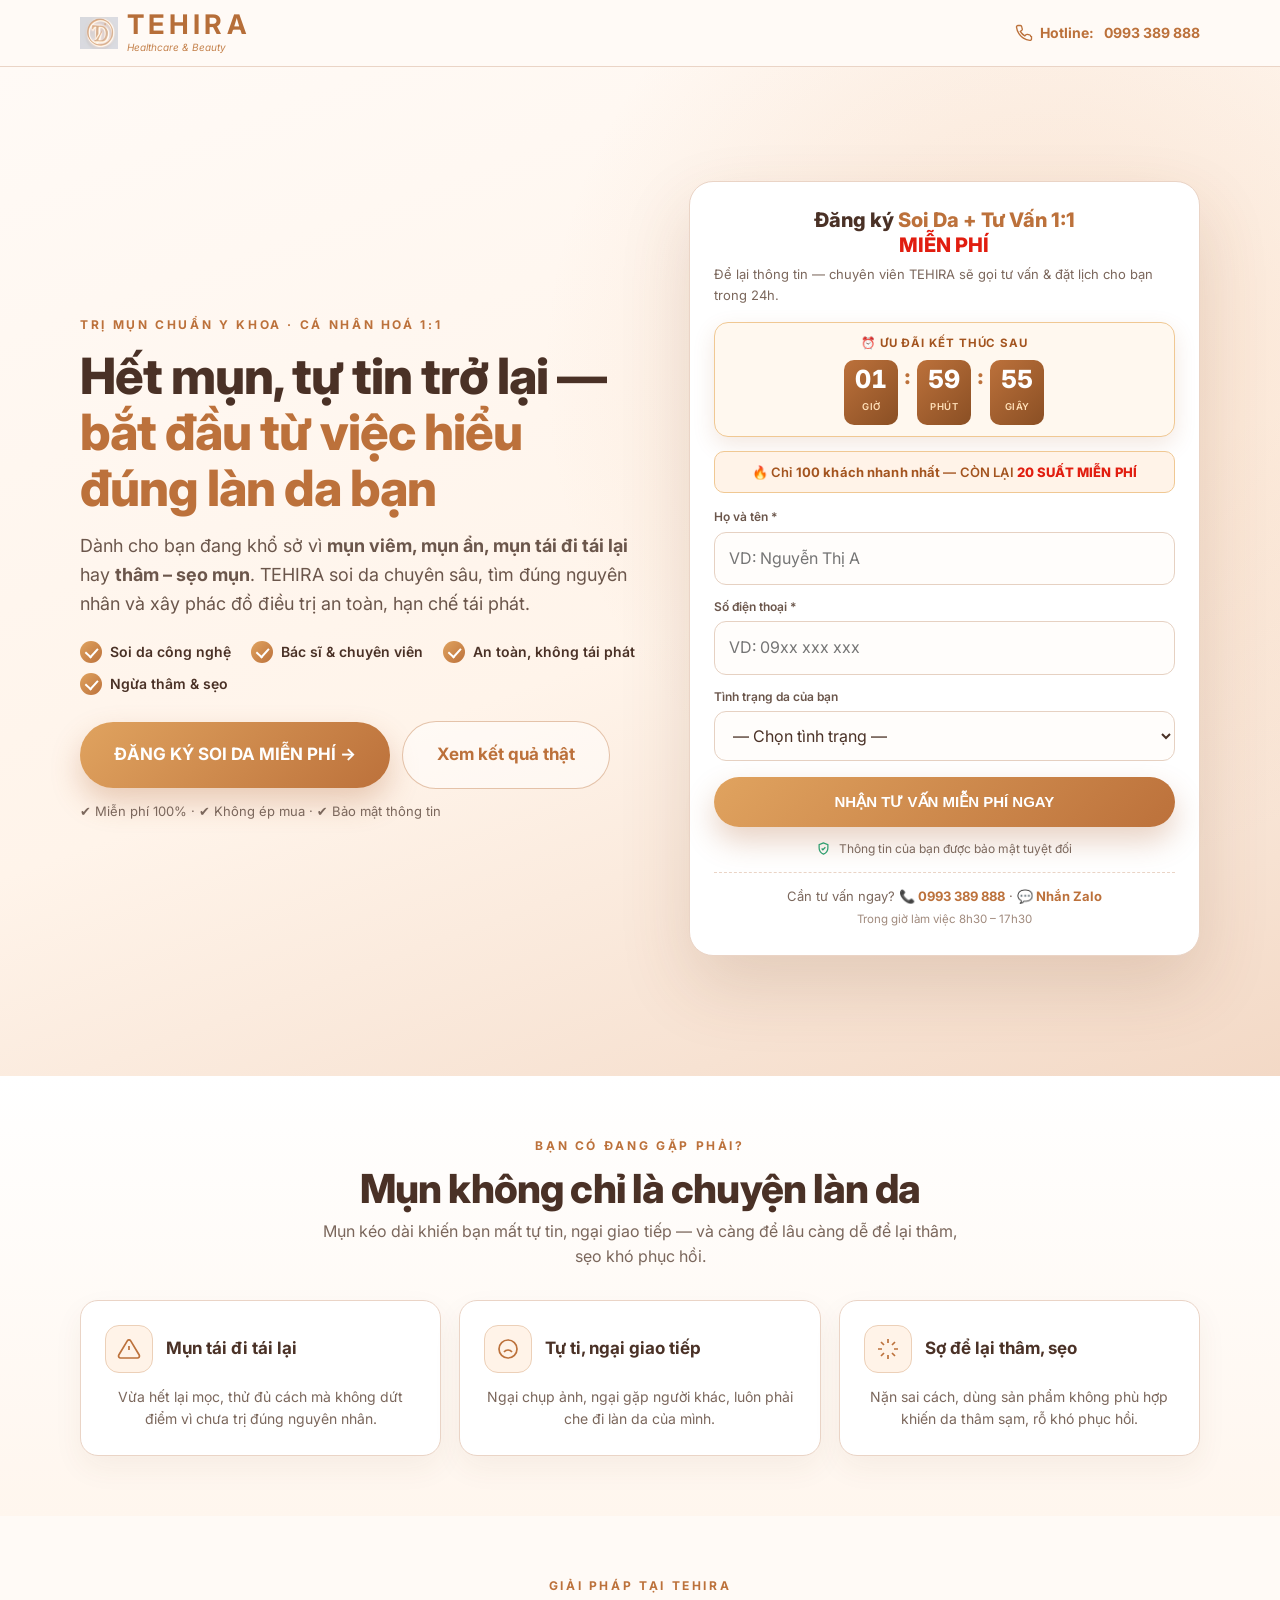
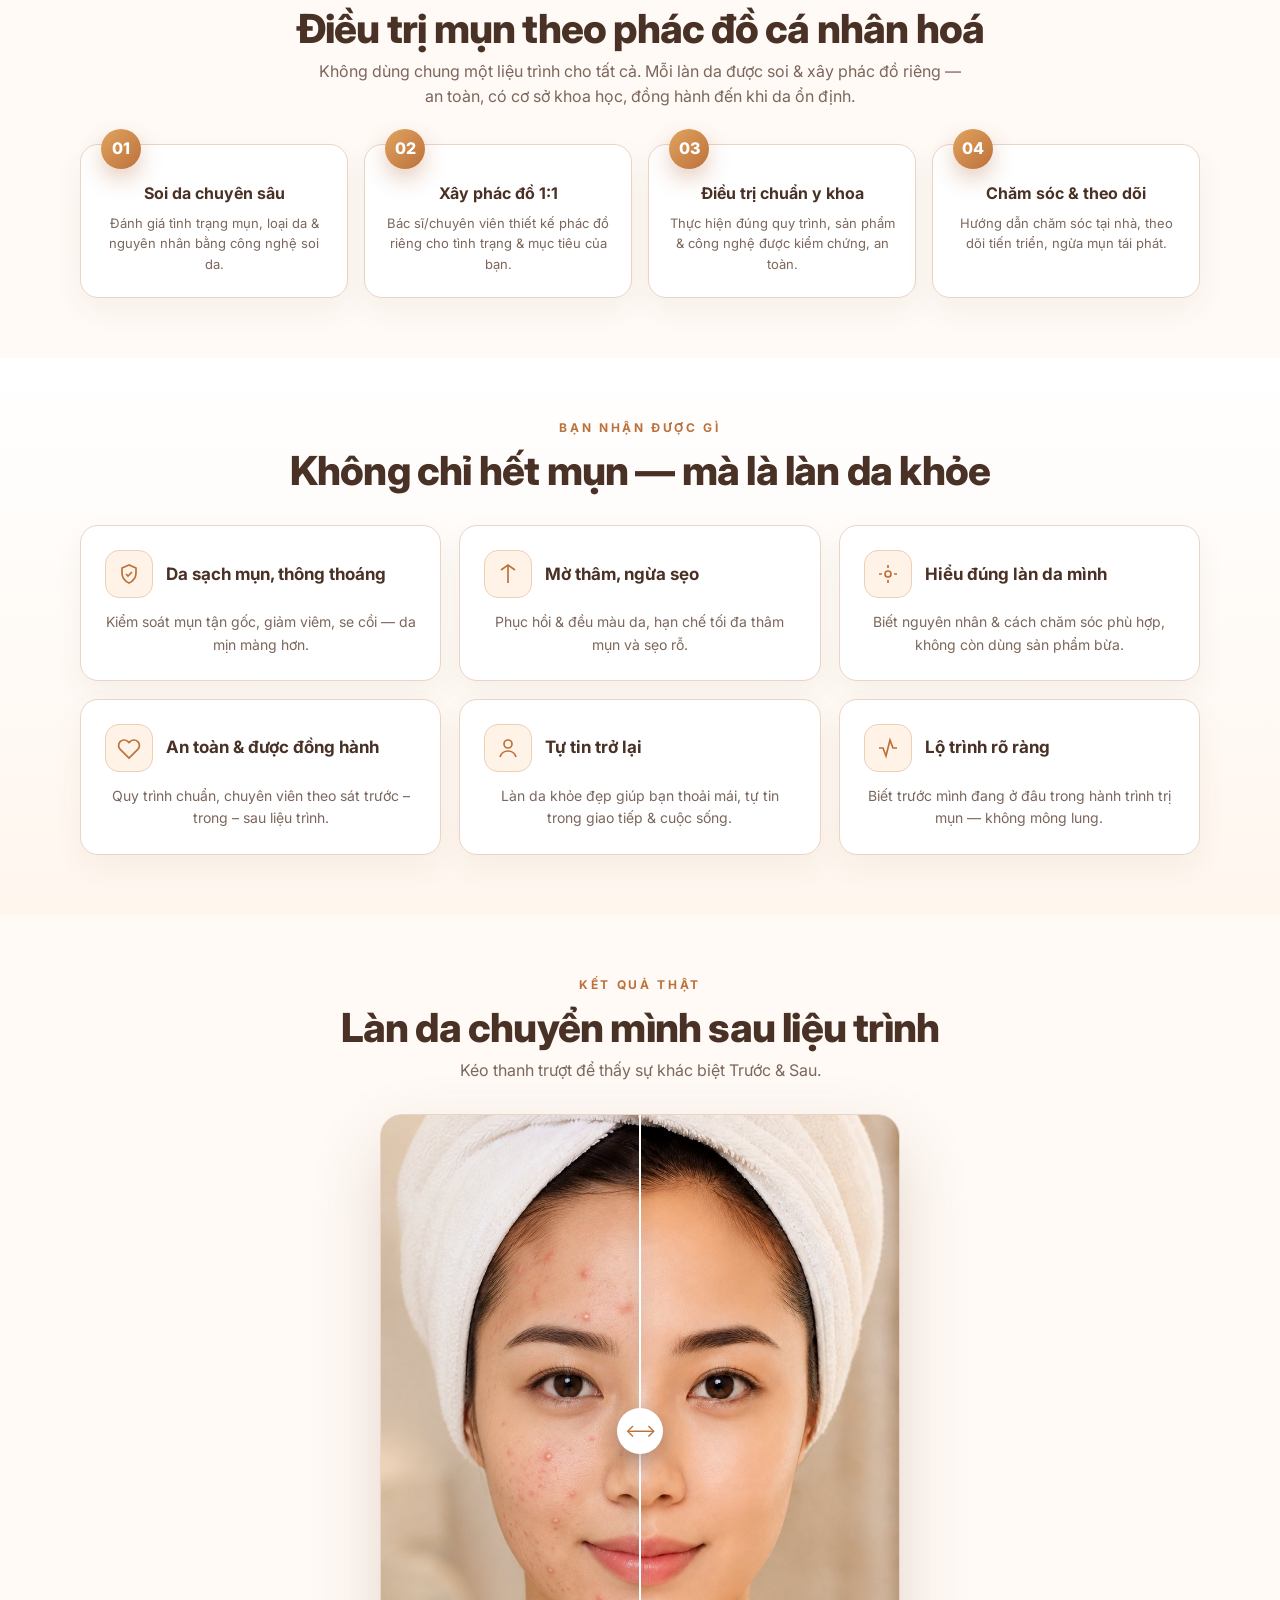
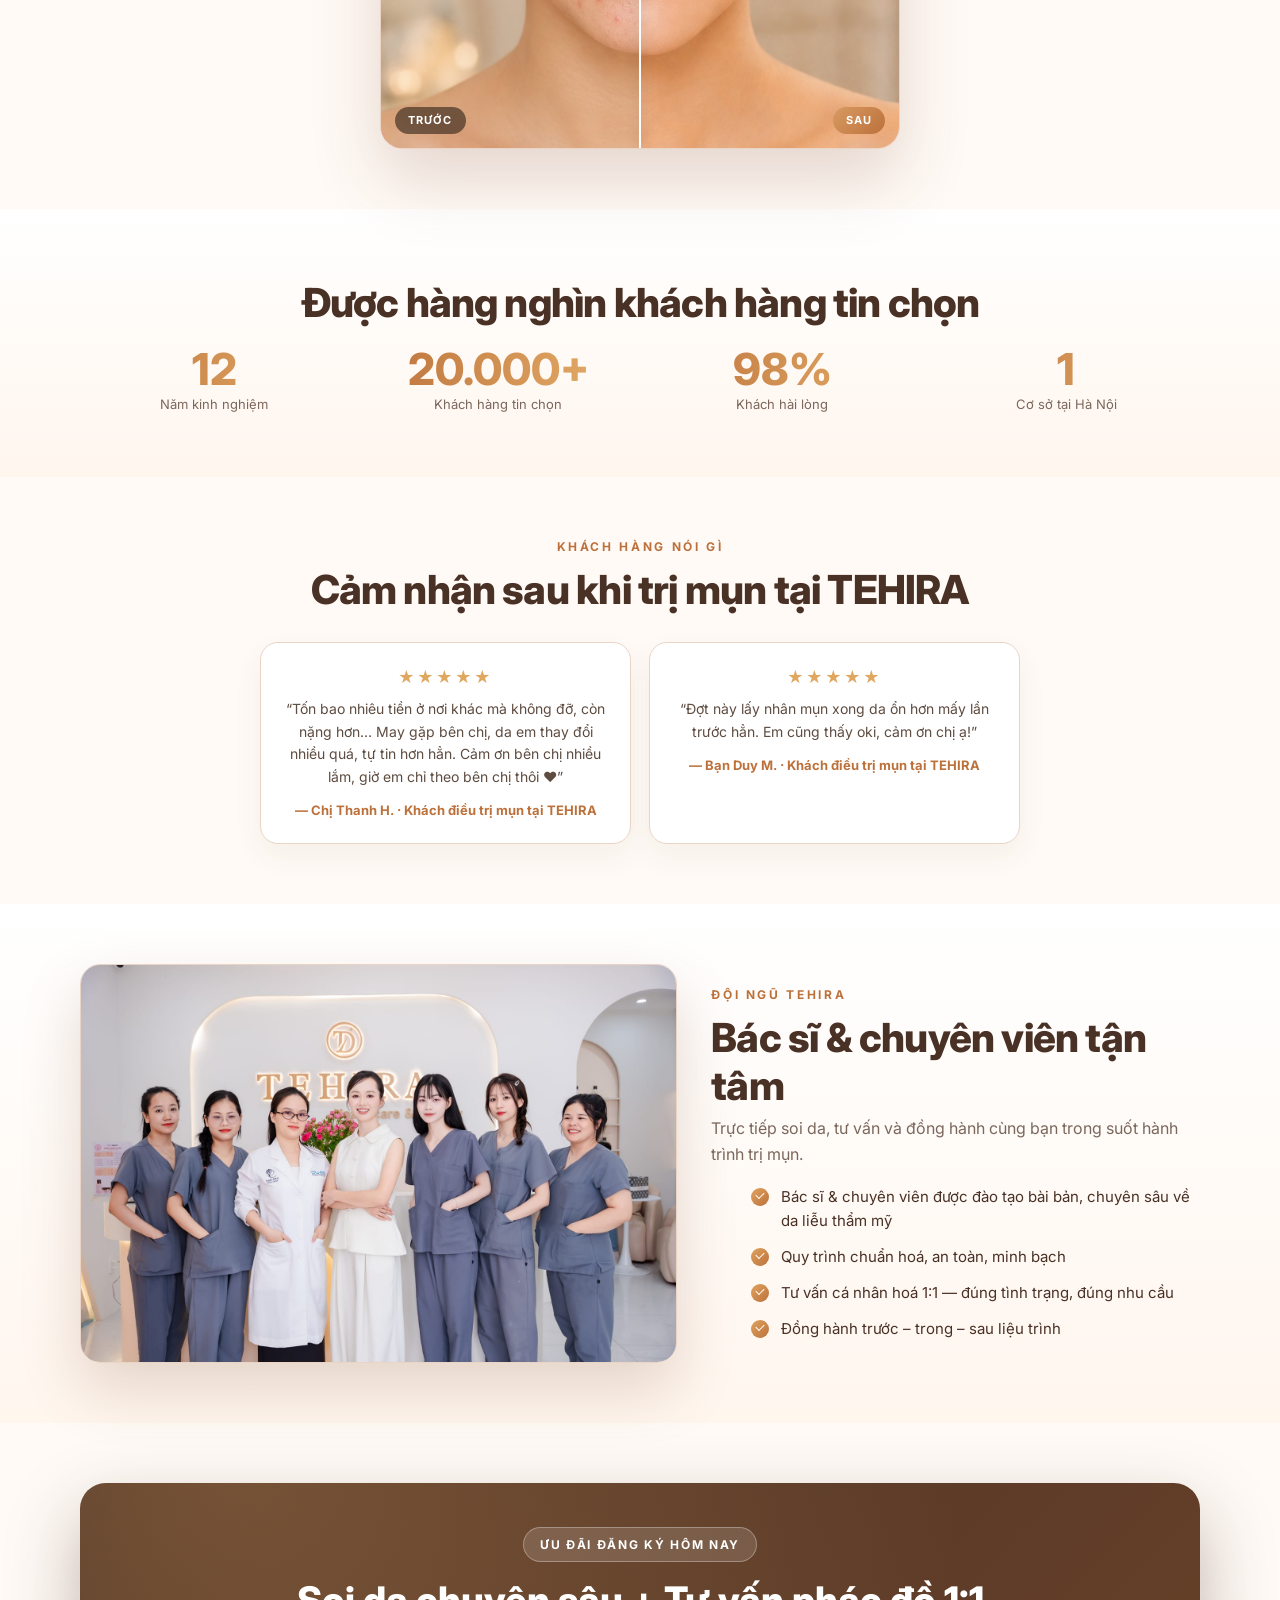
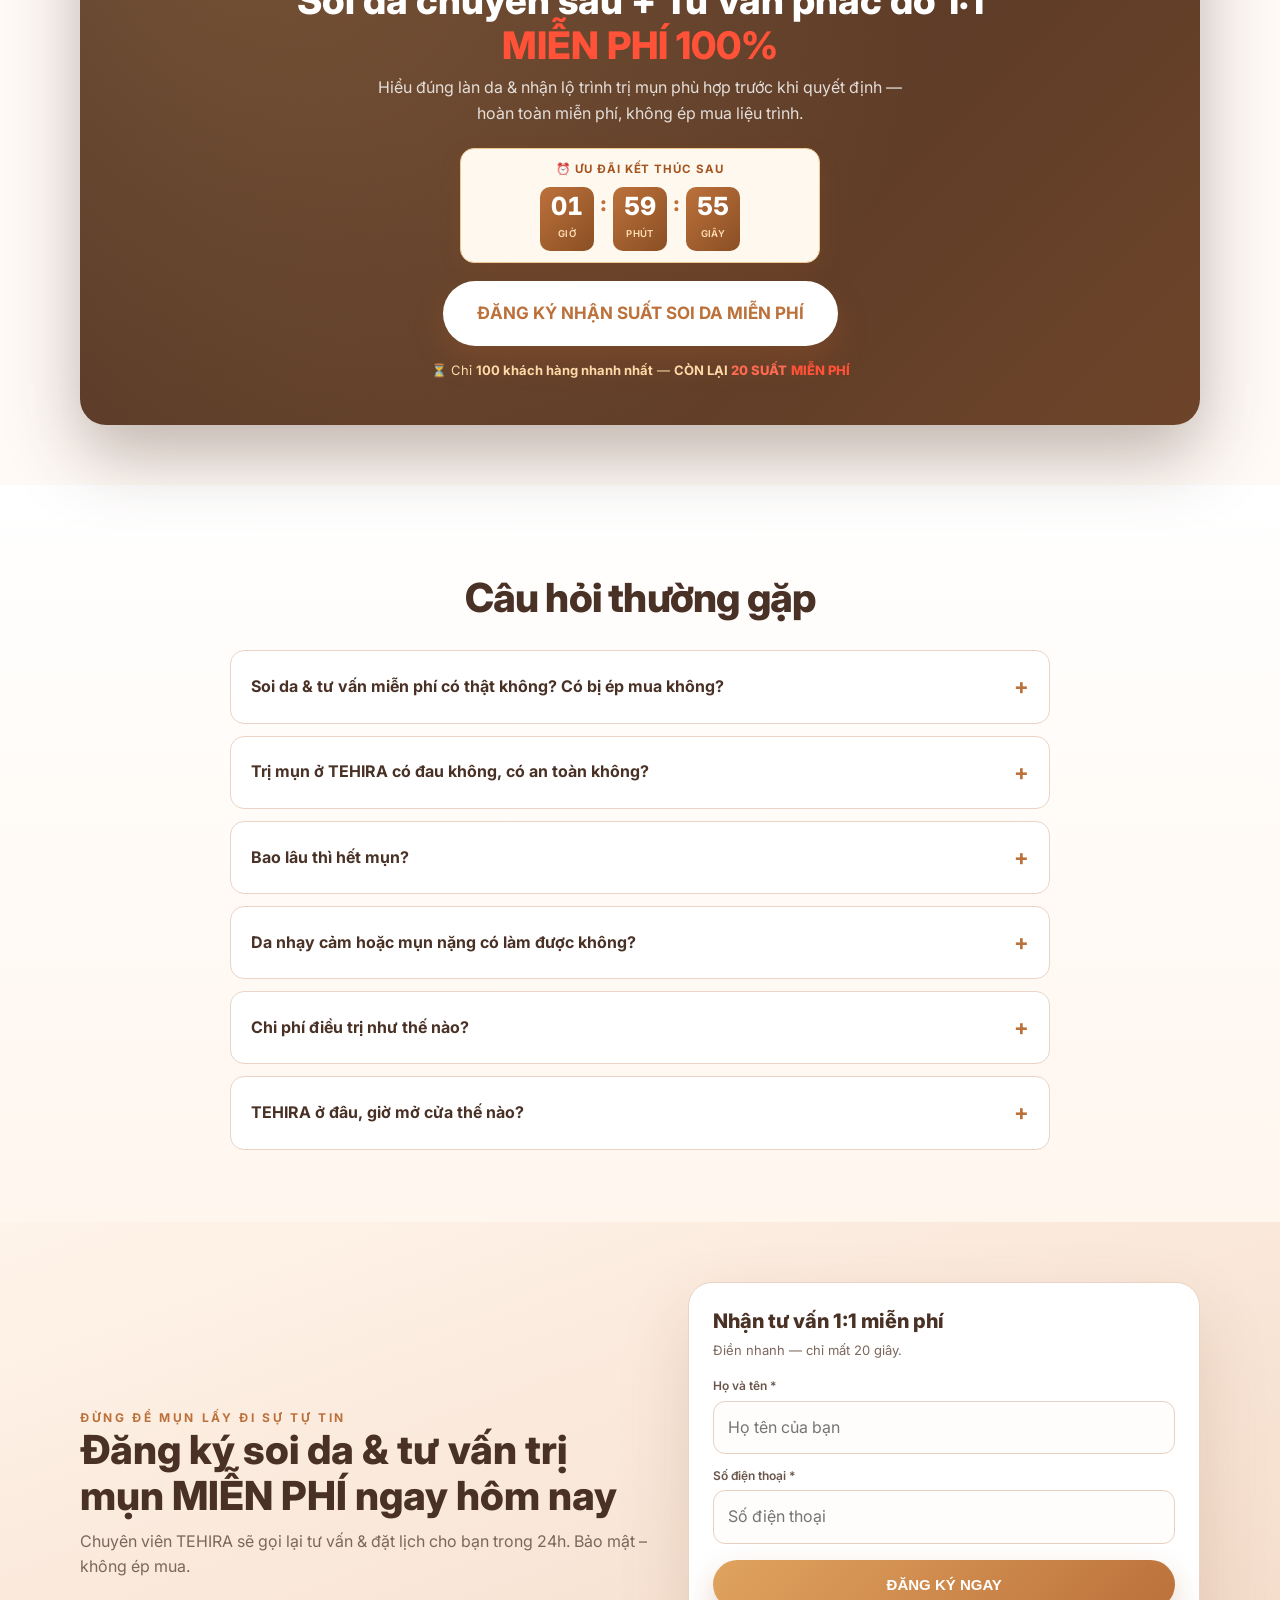
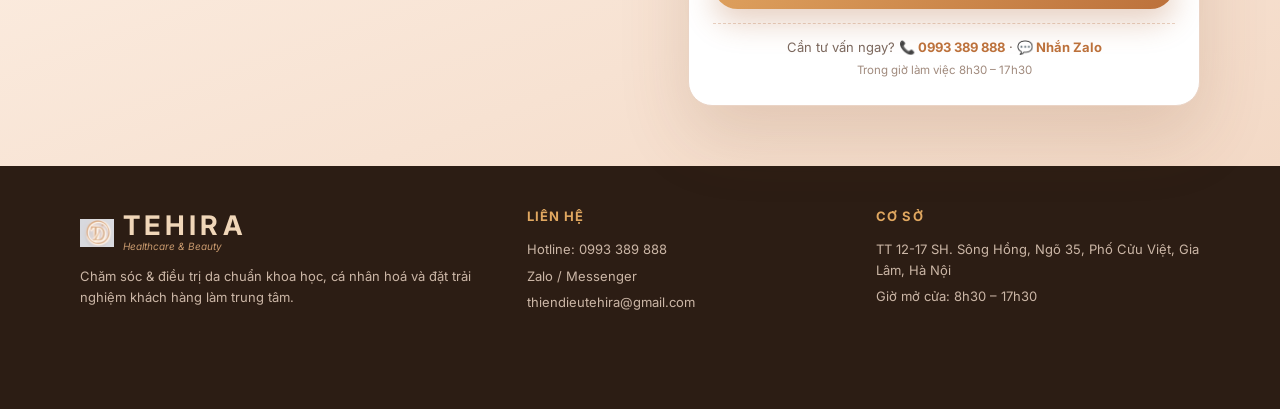
<file: chamsocdamun/index.html>
<!doctype html>
<html lang="vi">
<head>
<meta charset="utf-8">
<meta name="viewport" content="width=device-width, initial-scale=1">
<title>Trị Mụn Chuẩn Y Khoa | Soi Da & Tư Vấn 1:1 MIỄN PHÍ — TEHIRA</title>
<meta name="description" content="Đăng ký soi da chuyên sâu + tư vấn phác đồ trị mụn cá nhân hoá 1:1 MIỄN PHÍ cùng chuyên gia TEHIRA. An toàn, hạn chế tái phát, ngừa thâm sẹo.">
<meta name="theme-color" content="#fffaf6">
<style>
@import url('https://fonts.googleapis.com/css2?family=Inter:ital,wght@0,400;0,500;0,600;0,700;1,400;1,500&display=swap');
:root{--ivory:#fffaf6;--peach:#f5ded0;--gold:#c98954;--gold2:#bc713b;--brown:#4a3126;--muted:#7b675c;--line:#ead4c6;--ok:#2f9e6f}
*{box-sizing:border-box;margin:0}
html{scroll-behavior:smooth}
body{background:var(--ivory);color:var(--brown);font-family:'Inter',system-ui,Arial,sans-serif;line-height:1.6;overflow-x:clip}
a{color:inherit;text-decoration:none}
img{max-width:100%;display:block}
.wrap{width:min(1120px,92vw);margin:auto}
.btn{display:inline-flex;align-items:center;justify-content:center;gap:8px;padding:16px 26px;border-radius:999px;background:linear-gradient(135deg,#e0a35f,#bc713b);color:#fff;font-weight:700;font-size:15px;border:0;cursor:pointer;box-shadow:0 14px 30px rgba(171,94,42,.28);transition:transform .18s ease,box-shadow .18s ease}
.btn:hover{transform:translateY(-2px);box-shadow:0 20px 40px rgba(171,94,42,.34)}
.btn.big{padding:19px 34px;font-size:17px}
.btn.ghost{background:rgba(255,255,255,.5);color:var(--gold2);border:1px solid rgba(188,113,59,.4);box-shadow:none}
.eyebrow{font-size:12px;font-weight:700;letter-spacing:.22em;color:var(--gold2);text-transform:uppercase}
h2.sec{font-family:'Inter',sans-serif;font-weight:800;font-size:clamp(26px,4.4vw,40px);letter-spacing:-.02em;line-height:1.2;margin:10px 0 6px}
.center{text-align:center}
.muted{color:var(--muted)}

/* Header */
.top{position:sticky;top:0;z-index:60;background:rgba(255,250,246,.92);backdrop-filter:blur(14px);border-bottom:1px solid var(--line)}
.top .wrap{display:flex;align-items:center;justify-content:space-between;height:66px}
.brand{display:flex;align-items:center;gap:9px}
.brand img{width:38px;height:38px;object-fit:contain}
.brand b{font-family:'Inter',system-ui,sans-serif;font-size:27px;letter-spacing:.16em;color:#b66e39;line-height:1}
.brand small{display:block;font-family:'Inter',system-ui,sans-serif;font-style:italic;font-size:10px;color:#c5834e;margin-top:-3px}
.top .call{font-weight:700;font-size:14px;color:var(--gold2);display:flex;align-items:center;gap:7px}
.top .call svg{width:18px;height:18px}

/* Hero */
.hero{position:relative;overflow:hidden;background:
 radial-gradient(circle at 82% 30%,rgba(232,173,128,.28),transparent 40%),
 linear-gradient(160deg,#fffaf6,#fff4ea 55%,#f3d9c6)}
.hero .wrap{display:grid;grid-template-columns:1.05fr .95fr;gap:44px;align-items:center;padding:54px 0 60px}
.hero h1{font-size:clamp(30px,5vw,50px);font-weight:800;line-height:1.12;letter-spacing:-.02em;margin:14px 0 16px}
.hero h1 em{color:var(--gold2);font-style:normal}
.hero .sub{font-size:clamp(15px,2.2vw,18px);color:#6b564b;max-width:560px}
.ticks{display:flex;flex-wrap:wrap;gap:10px 20px;margin:22px 0 26px}
.tick{display:flex;align-items:center;gap:8px;font-size:14px;font-weight:600}
.tick i{width:22px;height:22px;border-radius:50%;background:linear-gradient(135deg,#e0a35f,#bc713b);display:grid;place-items:center;flex:0 0 auto}
.tick i::after{content:"";width:6px;height:10px;border-right:2px solid #fff;border-bottom:2px solid #fff;transform:rotate(42deg) translateY(-1px)}
.hero-cta{display:flex;flex-wrap:wrap;gap:12px;align-items:center}
.hero-note{font-size:13px;color:var(--muted);margin-top:12px}

/* Form card */
.form-card{background:#fff;border:1px solid var(--line);border-radius:24px;padding:26px 24px;box-shadow:0 30px 70px rgba(120,68,38,.16)}
.form-card h3{font-size:20px;font-weight:800;line-height:1.25}
.form-card .cap{font-size:13px;color:var(--muted);margin:6px 0 16px}
.field{margin-bottom:12px}
.field label{display:block;font-size:12px;font-weight:600;color:#6b564b;margin-bottom:5px}
.field input,.field select{width:100%;padding:13px 14px;border:1px solid #e6d1c2;border-radius:12px;font:inherit;color:var(--brown);background:#fffdfb;outline:none}
.field input:focus,.field select:focus{border-color:var(--gold);box-shadow:0 0 0 3px rgba(201,137,84,.14)}
.form-card .btn{width:100%;margin-top:4px}
.trust-row{display:flex;align-items:center;gap:8px;justify-content:center;font-size:12px;color:var(--muted);margin-top:12px}
.trust-row svg{width:15px;height:15px;color:var(--ok)}

/* Sections */
section{padding:60px 0}
.soft{background:linear-gradient(180deg,#fff,#fff6ee)}
.pain-grid,.ben-grid{display:grid;grid-template-columns:repeat(3,1fr);gap:18px;margin-top:30px}
.card{background:#fff;border:1px solid var(--line);border-radius:18px;padding:24px;box-shadow:0 12px 30px rgba(105,60,34,.06)}
.card .ic{width:48px;height:48px;border-radius:14px;background:#fff3e8;border:1px solid #ecd0b8;display:grid;place-items:center;color:var(--gold2);margin-bottom:14px}
.card .ic svg{width:24px;height:24px}
.card h4{font-size:17px;font-weight:700;margin-bottom:6px}
.card p{font-size:14px;color:var(--muted)}

/* Pain & Benefits: icon + tieu de cung hang, mo ta canh giua */
.ben-grid .card,.pain-grid .card{display:flex;flex-wrap:wrap;align-items:center;text-align:left}
.ben-grid .card .ic,.pain-grid .card .ic{margin-bottom:0}
.ben-grid .card h4,.pain-grid .card h4{flex:1;min-width:0;margin:0 0 0 13px}
.ben-grid .card p,.pain-grid .card p{flex-basis:100%;text-align:center;margin-top:13px}

/* Steps */
.steps{display:grid;grid-template-columns:repeat(4,1fr);gap:16px;margin-top:34px;counter-reset:s}
.step{position:relative;background:#fff;border:1px solid var(--line);border-radius:18px;padding:28px 20px 22px;box-shadow:0 12px 30px rgba(105,60,34,.06)}
.step::before{counter-increment:s;content:"0" counter(s);position:absolute;top:-16px;left:20px;width:40px;height:40px;border-radius:50%;background:linear-gradient(135deg,#e0a35f,#bc713b);color:#fff;font-weight:800;display:grid;place-items:center;box-shadow:0 10px 22px rgba(171,94,42,.3)}
.step h4{font-size:16px;font-weight:700;margin:8px 0 6px}
.step p{font-size:13px;color:var(--muted)}

/* Before/After */
.ba-wrap{max-width:520px;margin:30px auto 0}
.ba{position:relative;border-radius:22px;overflow:hidden;box-shadow:0 30px 70px rgba(120,68,38,.2);aspect-ratio:9/11;--pos:50%;cursor:ew-resize;user-select:none;touch-action:none;border:1px solid var(--line)}
.ba img{position:absolute;inset:0;width:100%;height:100%;object-fit:cover}
.ba .before{position:absolute;inset:0;clip-path:inset(0 calc(100% - var(--pos)) 0 0)}
.ba .div{position:absolute;top:0;bottom:0;left:var(--pos);width:2px;background:#fff;box-shadow:0 0 14px rgba(0,0,0,.3);transform:translateX(-1px)}
.ba .knob{position:absolute;top:50%;left:50%;transform:translate(-50%,-50%);width:46px;height:46px;border-radius:50%;background:#fff;color:var(--gold2);display:grid;place-items:center;font-size:18px;box-shadow:0 8px 22px rgba(0,0,0,.28)}
.ba .lb{position:absolute;bottom:14px;padding:5px 13px;border-radius:999px;font-size:11px;font-weight:700;letter-spacing:.1em;color:#fff}
.ba .lb.l{left:14px;background:rgba(30,20,14,.55)}
.ba .lb.r{right:14px;background:linear-gradient(135deg,#d99a63,#bc713b)}
.ba-note{text-align:center;font-size:12px;color:var(--muted);margin-top:12px}
.ph-badge{display:inline-block;background:#fff3cd;color:#8a6d1a;border:1px dashed #d9b64a;border-radius:8px;padding:4px 10px;font-size:12px;font-weight:600}

/* Stats */
.stats{display:grid;grid-template-columns:repeat(4,1fr);gap:16px;margin-top:20px}
.stat{text-align:center}
.stat b{display:block;font-weight:800;font-size:clamp(28px,4.4vw,44px);background:linear-gradient(92deg,#bc713b,#e6b06a);-webkit-background-clip:text;background-clip:text;color:transparent;line-height:1}
.stat span{font-size:13px;color:var(--muted)}

/* Team */
.team{display:grid;grid-template-columns:1.1fr .9fr;gap:34px;align-items:center}
.team img{border-radius:20px;box-shadow:0 26px 60px rgba(120,68,38,.2);border:1px solid var(--line)}
.team ul{list-style:none;margin:18px 0 0;display:grid;gap:12px}
.team li{position:relative;padding-left:30px;font-size:15px}
.team li::before{content:"";position:absolute;left:0;top:3px;width:18px;height:18px;border-radius:50%;background:linear-gradient(135deg,#e0a35f,#bc713b)}
.team li::after{content:"";position:absolute;left:5px;top:7px;width:7px;height:4px;border-left:1.6px solid #fff;border-bottom:1.6px solid #fff;transform:rotate(-45deg)}

/* Reviews */
.rev-grid{display:grid;grid-template-columns:repeat(2,1fr);gap:18px;margin-top:28px;max-width:760px;margin-left:auto;margin-right:auto}
.rev{background:#fff;border:1px solid var(--line);border-radius:18px;padding:22px;box-shadow:0 12px 30px rgba(105,60,34,.06)}
.rev .stars{color:#e0a760;letter-spacing:2px;margin-bottom:8px}
.rev p{font-size:14px;color:#5f4c41}
.rev .who{margin-top:12px;font-size:13px;font-weight:700;color:var(--gold2)}

/* Offer */
.offer{background:linear-gradient(135deg,#4a3126,#6d4429);color:#fff;border-radius:26px;padding:44px 34px;text-align:center;box-shadow:0 30px 70px rgba(74,49,38,.35);position:relative;overflow:hidden}
.offer::before{content:"";position:absolute;inset:-40%;background:radial-gradient(circle at 30% 20%,rgba(224,167,96,.28),transparent 45%)}
.offer *{position:relative}
.offer .tag{display:inline-block;background:rgba(255,255,255,.14);border:1px solid rgba(255,255,255,.3);padding:7px 16px;border-radius:999px;font-size:12px;font-weight:700;letter-spacing:.14em}
.offer h3{font-size:clamp(24px,4vw,38px);font-weight:800;margin:16px 0 6px;line-height:1.2}
.offer .free{color:#ffcf8f}
.offer p{color:rgba(255,255,255,.82);max-width:560px;margin:0 auto 22px}
.offer .btn{background:#fff;color:var(--gold2)}
.offer .scar{margin-top:14px;font-size:13px;color:#ffd9a8}

/* FAQ */
.faq{max-width:820px;margin:28px auto 0}
.qa{border:1px solid var(--line);border-radius:14px;margin-bottom:12px;background:#fff;overflow:hidden}
.qa button{width:100%;text-align:left;padding:18px 20px;background:none;border:0;font:inherit;font-weight:700;color:var(--brown);cursor:pointer;display:flex;justify-content:space-between;gap:12px;align-items:center}
.qa button span.x{color:var(--gold2);font-size:22px;transition:transform .25s}
.qa .a{max-height:0;overflow:hidden;transition:max-height .3s ease;color:var(--muted);font-size:14px}
.qa .a div{padding:0 20px 18px}
.qa.open .a{max-height:320px}
.qa.open button span.x{transform:rotate(45deg)}

/* Final CTA */
.final{background:linear-gradient(160deg,#fff4ea,#f3d9c6)}
.final .wrap{display:grid;grid-template-columns:1fr .9fr;gap:40px;align-items:center}
.final h2{font-size:clamp(26px,4vw,40px);font-weight:800;line-height:1.15}

/* Footer */
footer{background:#2c1d14;color:#e9d6c7;padding:40px 0 90px}
footer .wrap{display:grid;grid-template-columns:1.3fr 1fr 1fr;gap:26px}
footer h5{color:#e0a760;font-size:13px;letter-spacing:.08em;text-transform:uppercase;margin-bottom:12px}
footer a,footer p{display:block;font-size:13px;color:#cbb6a6;margin:6px 0}
footer .brand b{color:#f0d6b8}
footer .brand small{color:#c99a6e}

/* Sticky mobile CTA */
.mbar{position:fixed;left:0;right:0;bottom:0;z-index:70;display:none;gap:10px;padding:10px 14px;background:rgba(255,250,246,.96);backdrop-filter:blur(12px);border-top:1px solid var(--line)}
.mbar a,.mbar button{flex:1}
.mbar .zalo{background:rgba(255,255,255,.6);color:var(--gold2);border:1px solid rgba(188,113,59,.4);box-shadow:none}

/* Reveal */
.js [data-rev]{opacity:0;transform:translateY(26px);transition:opacity .8s ease,transform .8s ease}
.js [data-rev].in{opacity:1;transform:none}
@media(prefers-reduced-motion:reduce){.js [data-rev]{opacity:1!important;transform:none!important}}

/* Modal */
.modal{position:fixed;inset:0;z-index:100;display:none;align-items:center;justify-content:center;background:rgba(40,24,14,.55);padding:20px}
.modal.show{display:flex}
.modal .box{background:#fff;border-radius:22px;padding:34px 28px;max-width:420px;text-align:center;box-shadow:0 30px 80px rgba(0,0,0,.3)}
.modal .ok{width:66px;height:66px;border-radius:50%;background:#e9f7ef;color:var(--ok);display:grid;place-items:center;margin:0 auto 16px}
.modal .ok svg{width:34px;height:34px}
.modal h3{font-size:22px;font-weight:800;margin-bottom:8px}
.modal p{color:var(--muted);font-size:14px;margin-bottom:18px}

@media(max-width:900px){
 .hero .wrap{grid-template-columns:1fr;gap:28px;padding:34px 0 40px}
 .pain-grid,.ben-grid,.rev-grid{grid-template-columns:1fr}
 .steps{grid-template-columns:1fr 1fr}
 .stats{grid-template-columns:1fr 1fr;gap:26px 16px}
 .team,.final .wrap{grid-template-columns:1fr}
 footer .wrap{grid-template-columns:1fr 1fr}
 .top .call .lbl{display:none}
 .top .call{font-size:13px}
 .mbar{display:flex}
 body{padding-bottom:74px}
}
.hot{background:#fff3e8;border:1px solid #f0c893;color:#a3541f;font-size:13px;font-weight:600;text-align:center;padding:10px 12px;border-radius:10px;margin-bottom:14px;letter-spacing:.01em}
.cd{background:#fff8ef;border:1px solid #f0c893;border-radius:14px;padding:11px 10px;margin-bottom:14px;text-align:center;box-shadow:0 8px 22px rgba(171,94,42,.14)}
.cd-label{font-size:11.5px;font-weight:700;letter-spacing:.08em;color:#a3541f;margin-bottom:8px}
.cd-time{display:flex;justify-content:center;align-items:flex-start;gap:6px}
.cd-box{background:linear-gradient(135deg,#bc713b,#8a4f24);border-radius:10px;padding:7px 4px;min-width:54px}
.cd-box b{display:block;font-size:25px;font-weight:800;line-height:1;color:#fff;font-variant-numeric:tabular-nums}
.cd-box span{font-size:9.5px;font-weight:600;letter-spacing:.05em;color:#ffe0b8}
.cd-sep{font-size:22px;font-weight:800;color:#bc713b;line-height:1.5}
footer a,footer p{overflow-wrap:anywhere;word-break:break-word}
.mbar .btn{padding:14px 6px;font-size:14px}
.cnow{margin-top:14px;padding-top:13px;border-top:1px dashed var(--line);text-align:center;font-size:13px;color:var(--muted)}
.cnow a{color:var(--gold2);font-weight:700;white-space:nowrap}
.cnow .hrs{display:block;font-size:11.5px;margin-top:3px;color:#a08a7d}
@media(max-width:410px){footer .wrap{grid-template-columns:1fr}}

/* Social proof toast + so suat con lai */
.slots{color:#e11d0f;font-weight:800;white-space:nowrap}
.offer .slots{color:#ff6a52}
@keyframes freefx{0%,100%{transform:scale(1)}50%{transform:scale(1.16)}}
.freefx{display:inline-block;color:#e11d0f;font-weight:800;white-space:nowrap;transform-origin:center;animation:freefx 1.05s ease-in-out infinite}
.offer .freefx{color:#ff5238}
@media(prefers-reduced-motion:reduce){.freefx{animation:none}}
.sp{position:fixed;left:16px;bottom:16px;z-index:80;max-width:300px;background:#fff;border:1px solid var(--line);border-radius:14px;box-shadow:0 16px 40px rgba(120,68,38,.22);padding:11px 14px 11px 11px;display:flex;gap:10px;align-items:center;transform:translateY(170%);opacity:0;transition:transform .5s cubic-bezier(.2,.8,.2,1),opacity .5s;pointer-events:none}
.sp.show{transform:none;opacity:1}
.sp .av{width:40px;height:40px;border-radius:50%;background:linear-gradient(135deg,#e0a35f,#bc713b);color:#fff;display:grid;place-items:center;font-weight:800;font-size:16px;flex:0 0 auto}
.sp .tx{font-size:12.5px;line-height:1.42;color:#5f4c41}
.sp .tx b{color:var(--brown)}
.sp .t{color:var(--muted);font-size:11px;display:flex;align-items:center;gap:5px;margin-top:3px}
.sp .t::before{content:"";width:6px;height:6px;border-radius:50%;background:var(--ok)}
@media(max-width:900px){
 .sp{top:74px;bottom:auto;left:auto;right:8px;max-width:230px;padding:8px 10px 8px 8px;gap:8px;border-radius:12px;transform:translateY(-180%)}
 .sp .av{width:30px;height:30px;font-size:13px}
 .sp .tx{font-size:11px;line-height:1.35}
 .sp .t{font-size:9.5px;margin-top:2px}
 .sp.show{transform:none}
}
</style>
</head>
<body>

<!-- ===== HEADER ===== -->
<header class="top">
  <div class="wrap">
    <a class="brand" href="#"><img src="/assets/tehira-mark.png" alt="TEHIRA"><div><b>TEHIRA</b><small>Healthcare &amp; Beauty</small></div></a>
    <a class="call" href="tel:0993389888"><svg viewBox="0 0 24 24" fill="none" stroke="currentColor" stroke-width="1.8"><path d="M22 16.9v3a2 2 0 0 1-2.2 2 19.8 19.8 0 0 1-8.6-3.1 19.5 19.5 0 0 1-6-6A19.8 19.8 0 0 1 2 4.2 2 2 0 0 1 4 2h3a2 2 0 0 1 2 1.7c.1.9.3 1.8.6 2.6a2 2 0 0 1-.5 2.1L7.1 9.9a16 16 0 0 0 6 6l1.5-1.5a2 2 0 0 1 2.1-.5c.8.3 1.7.5 2.6.6a2 2 0 0 1 1.7 2Z"/></svg><span class="lbl">Hotline:&nbsp;</span><span class="num">0993 389 888</span></a>
  </div>
</header>

<!-- ===== HERO + FORM ===== -->
<section class="hero">
  <div class="wrap">
    <div>
      <div class="eyebrow">Trị mụn chuẩn y khoa · Cá nhân hoá 1:1</div>
      <h1>Hết mụn, tự tin trở lại —<br><em>bắt đầu từ việc hiểu đúng làn da bạn</em></h1>
      <p class="sub">Dành cho bạn đang khổ sở vì <b>mụn viêm, mụn ẩn, mụn tái đi tái lại</b> hay <b>thâm – sẹo mụn</b>. TEHIRA soi da chuyên sâu, tìm đúng nguyên nhân và xây phác đồ điều trị an toàn, hạn chế tái phát.</p>
      <div class="ticks">
        <div class="tick"><i></i>Soi da công nghệ</div>
        <div class="tick"><i></i>Bác sĩ &amp; chuyên viên</div>
        <div class="tick"><i></i>An toàn, không tái phát</div>
        <div class="tick"><i></i>Ngừa thâm &amp; sẹo</div>
      </div>
      <div class="hero-cta">
        <a class="btn big" href="#dangky">ĐĂNG KÝ SOI DA MIỄN PHÍ →</a>
        <a class="btn ghost big" href="#ketqua">Xem kết quả thật</a>
      </div>
      <p class="hero-note">✔ Miễn phí 100% · ✔ Không ép mua · ✔ Bảo mật thông tin</p>
    </div>

    <!-- FORM (khối chuyển đổi chính) -->
    <div class="form-card" id="dangky" data-rev>
      <h3 style="text-align:center">Đăng ký <span style="color:var(--gold2)">Soi Da + Tư Vấn 1:1</span><br><span class="freefx">MIỄN PHÍ</span></h3>
      <p class="cap">Để lại thông tin — chuyên viên TEHIRA sẽ gọi tư vấn &amp; đặt lịch cho bạn trong 24h.</p><div class="cd" data-countdown><div class="cd-label">⏰ ƯU ĐÃI KẾT THÚC SAU</div><div class="cd-time"><div class="cd-box"><b data-h>00</b><span>GIỜ</span></div><div class="cd-sep">:</div><div class="cd-box"><b data-m>00</b><span>PHÚT</span></div><div class="cd-sep">:</div><div class="cd-box"><b data-s>00</b><span>GIÂY</span></div></div></div><div class="hot">🔥 Chỉ <b>100 khách nhanh nhất</b> — CÒN LẠI <b class="slots"><span data-slots>20</span> SUẤT</b> <span class="freefx">MIỄN PHÍ</span></div>
      <form id="leadForm" novalidate>
        <div class="field">
          <label>Họ và tên *</label>
          <input name="hoten" type="text" placeholder="VD: Nguyễn Thị A" required>
        </div>
        <div class="field">
          <label>Số điện thoại *</label>
          <input name="sdt" type="tel" inputmode="numeric" placeholder="VD: 09xx xxx xxx" required>
        </div>
        <div class="field">
          <label>Tình trạng da của bạn</label>
          <select name="tinhtrang">
            <option value="">— Chọn tình trạng —</option>
            <option>Mụn viêm / mụn sưng đỏ</option>
            <option>Mụn ẩn / mụn đầu đen</option>
            <option>Mụn tái đi tái lại</option>
            <option>Thâm &amp; sẹo rỗ sau mụn</option>
            <option>Chưa rõ, cần tư vấn</option>
          </select>
        </div>
        <button class="btn" type="submit">NHẬN TƯ VẤN MIỄN PHÍ NGAY</button>
      </form>
      <div class="trust-row"><svg viewBox="0 0 24 24" fill="none" stroke="currentColor" stroke-width="2"><path d="M12 3 5 6v5c0 4.7 2.8 8.1 7 10 4.2-1.9 7-5.3 7-10V6l-7-3Z"/><path d="m9 12 2 2 4-4"/></svg>Thông tin của bạn được bảo mật tuyệt đối</div>
      <div class="cnow">Cần tư vấn ngay? <a href="tel:0993389888">📞 0993 389 888</a> · <a href="https://zalo.me/0327741588" target="_blank" rel="noopener">💬 Nhắn Zalo</a><span class="hrs">Trong giờ làm việc 8h30 – 17h30</span></div>
    </div>
  </div>
</section>

<!-- ===== NỖI ĐAU ===== -->
<section class="soft">
  <div class="wrap center">
    <div class="eyebrow" data-rev>Bạn có đang gặp phải?</div>
    <h2 class="sec" data-rev>Mụn không chỉ là chuyện làn da</h2>
    <p class="muted" data-rev style="max-width:640px;margin:auto">Mụn kéo dài khiến bạn mất tự tin, ngại giao tiếp — và càng để lâu càng dễ để lại thâm, sẹo khó phục hồi.</p>
    <div class="pain-grid">
      <div class="card" data-rev><div class="ic"><svg viewBox="0 0 24 24" fill="none" stroke="currentColor" stroke-width="1.7"><path d="M12 9v4M12 17h.01M10.3 3.9 1.8 18a2 2 0 0 0 1.7 3h17a2 2 0 0 0 1.7-3L13.7 3.9a2 2 0 0 0-3.4 0Z"/></svg></div><h4>Mụn tái đi tái lại</h4><p>Vừa hết lại mọc, thử đủ cách mà không dứt điểm vì chưa trị đúng nguyên nhân.</p></div>
      <div class="card" data-rev><div class="ic"><svg viewBox="0 0 24 24" fill="none" stroke="currentColor" stroke-width="1.7"><circle cx="12" cy="12" r="9"/><path d="M8 15s1.5-2 4-2 4 2 4 2M9 9h.01M15 9h.01"/></svg></div><h4>Tự ti, ngại giao tiếp</h4><p>Ngại chụp ảnh, ngại gặp người khác, luôn phải che đi làn da của mình.</p></div>
      <div class="card" data-rev><div class="ic"><svg viewBox="0 0 24 24" fill="none" stroke="currentColor" stroke-width="1.7"><path d="M12 2v4M12 18v4M2 12h4M18 12h4M5 5l3 3M16 16l3 3M19 5l-3 3M8 16l-3 3"/></svg></div><h4>Sợ để lại thâm, sẹo</h4><p>Nặn sai cách, dùng sản phẩm không phù hợp khiến da thâm sạm, rỗ khó phục hồi.</p></div>
    </div>
  </div>
</section>

<!-- ===== GIẢI PHÁP / QUY TRÌNH ===== -->
<section>
  <div class="wrap center">
    <div class="eyebrow" data-rev>Giải pháp tại TEHIRA</div>
    <h2 class="sec" data-rev>Điều trị mụn theo phác đồ cá nhân hoá</h2>
    <p class="muted" data-rev style="max-width:660px;margin:auto">Không dùng chung một liệu trình cho tất cả. Mỗi làn da được soi &amp; xây phác đồ riêng — an toàn, có cơ sở khoa học, đồng hành đến khi da ổn định.</p>
    <div class="steps">
      <div class="step" data-rev><h4>Soi da chuyên sâu</h4><p>Đánh giá tình trạng mụn, loại da &amp; nguyên nhân bằng công nghệ soi da.</p></div>
      <div class="step" data-rev><h4>Xây phác đồ 1:1</h4><p>Bác sĩ/chuyên viên thiết kế phác đồ riêng cho tình trạng &amp; mục tiêu của bạn.</p></div>
      <div class="step" data-rev><h4>Điều trị chuẩn y khoa</h4><p>Thực hiện đúng quy trình, sản phẩm &amp; công nghệ được kiểm chứng, an toàn.</p></div>
      <div class="step" data-rev><h4>Chăm sóc &amp; theo dõi</h4><p>Hướng dẫn chăm sóc tại nhà, theo dõi tiến triển, ngừa mụn tái phát.</p></div>
    </div>
  </div>
</section>

<!-- ===== LỢI ÍCH ===== -->
<section class="soft">
  <div class="wrap center">
    <div class="eyebrow" data-rev>Bạn nhận được gì</div>
    <h2 class="sec" data-rev>Không chỉ hết mụn — mà là làn da khỏe</h2>
    <div class="ben-grid">
      <div class="card" data-rev><div class="ic"><svg viewBox="0 0 24 24" fill="none" stroke="currentColor" stroke-width="1.7"><path d="M12 3 5 6v5c0 4.7 2.8 8.1 7 10 4.2-1.9 7-5.3 7-10V6l-7-3Z"/><path d="m9 12 2 2 4-4"/></svg></div><h4>Da sạch mụn, thông thoáng</h4><p>Kiểm soát mụn tận gốc, giảm viêm, se cồi — da mịn màng hơn.</p></div>
      <div class="card" data-rev><div class="ic"><svg viewBox="0 0 24 24" fill="none" stroke="currentColor" stroke-width="1.7"><path d="M12 3v18M5 8l7-5 7 5"/></svg></div><h4>Mờ thâm, ngừa sẹo</h4><p>Phục hồi &amp; đều màu da, hạn chế tối đa thâm mụn và sẹo rỗ.</p></div>
      <div class="card" data-rev><div class="ic"><svg viewBox="0 0 24 24" fill="none" stroke="currentColor" stroke-width="1.7"><circle cx="12" cy="12" r="3"/><path d="M12 3v3M12 18v3M3 12h3M18 12h3"/></svg></div><h4>Hiểu đúng làn da mình</h4><p>Biết nguyên nhân &amp; cách chăm sóc phù hợp, không còn dùng sản phẩm bừa.</p></div>
      <div class="card" data-rev><div class="ic"><svg viewBox="0 0 24 24" fill="none" stroke="currentColor" stroke-width="1.7"><path d="M20.8 5.6a5.5 5.5 0 0 0-7.8 0L12 6.6l-1-1a5.5 5.5 0 1 0-7.8 7.8L12 22l8.8-8.6a5.5 5.5 0 0 0 0-7.8Z"/></svg></div><h4>An toàn &amp; được đồng hành</h4><p>Quy trình chuẩn, chuyên viên theo sát trước – trong – sau liệu trình.</p></div>
      <div class="card" data-rev><div class="ic"><svg viewBox="0 0 24 24" fill="none" stroke="currentColor" stroke-width="1.7"><circle cx="12" cy="8" r="4"/><path d="M4 21c1.4-4.2 4-6 8-6s6.6 1.8 8 6"/></svg></div><h4>Tự tin trở lại</h4><p>Làn da khỏe đẹp giúp bạn thoải mái, tự tin trong giao tiếp &amp; cuộc sống.</p></div>
      <div class="card" data-rev><div class="ic"><svg viewBox="0 0 24 24" fill="none" stroke="currentColor" stroke-width="1.7"><path d="M3 12h4l3 8 4-16 3 8h4"/></svg></div><h4>Lộ trình rõ ràng</h4><p>Biết trước mình đang ở đâu trong hành trình trị mụn — không mông lung.</p></div>
    </div>
  </div>
</section>

<!-- ===== BẰNG CHỨNG: TRƯỚC/SAU ===== -->
<section id="ketqua">
  <div class="wrap center">
    <div class="eyebrow" data-rev>Kết quả thật</div>
    <h2 class="sec" data-rev>Làn da chuyển mình sau liệu trình</h2>
    <p class="muted" data-rev>Kéo thanh trượt để thấy sự khác biệt Trước &amp; Sau.</p>
    <div class="ba-wrap" data-rev>
      <div class="ba" id="ba">
        <img class="after" src="/assets/skin-after.jpg" alt="Sau điều trị">
        <div class="before"><img src="/assets/skin-before.jpg" alt="Trước điều trị"></div>
        <div class="div"><span class="knob">⟷</span></div>
        <span class="lb l">TRƯỚC</span><span class="lb r">SAU</span>
      </div>
      
    </div>
  </div>
</section>

<!-- ===== SỐ LIỆU ===== -->
<section class="soft">
  <div class="wrap center">
    <h2 class="sec" data-rev>Được hàng nghìn khách hàng tin chọn</h2>
    <div class="stats" data-rev>
      <div class="stat"><b data-count="12" data-suf="">0</b><span>Năm kinh nghiệm</span></div>
      <div class="stat"><b data-count="20000" data-suf="+">0</b><span>Khách hàng tin chọn</span></div>
      <div class="stat"><b data-count="98" data-suf="%">0</b><span>Khách hài lòng</span></div>
      <div class="stat"><b data-count="1" data-suf="">0</b><span>Cơ sở tại Hà Nội</span></div>
    </div>
    
  </div>
</section>

<!-- ===== REVIEWS ===== -->
<section>
  <div class="wrap center">
    <div class="eyebrow" data-rev>Khách hàng nói gì</div>
    <h2 class="sec" data-rev>Cảm nhận sau khi trị mụn tại TEHIRA</h2>
    <div class="rev-grid">
      <div class="rev" data-rev><div class="stars">★★★★★</div><p>“Tốn bao nhiêu tiền ở nơi khác mà không đỡ, còn nặng hơn… May gặp bên chị, da em thay đổi nhiều quá, tự tin hơn hẳn. Cảm ơn bên chị nhiều lắm, giờ em chỉ theo bên chị thôi ❤️”</p><div class="who">— Chị Thanh H. · Khách điều trị mụn tại TEHIRA</div></div>
      <div class="rev" data-rev><div class="stars">★★★★★</div><p>“Đợt này lấy nhân mụn xong da ổn hơn mấy lần trước hẳn. Em cũng thấy oki, cảm ơn chị ạ!”</p><div class="who">— Bạn Duy M. · Khách điều trị mụn tại TEHIRA</div></div>
    </div>
  </div>
</section>

<!-- ===== ĐỘI NGŨ ===== -->
<section class="soft">
  <div class="wrap team">
    <img src="/assets/team.jpg" alt="Đội ngũ TEHIRA" data-rev>
    <div data-rev>
      <div class="eyebrow">Đội ngũ TEHIRA</div>
      <h2 class="sec">Bác sĩ &amp; chuyên viên tận tâm</h2>
      <p class="muted">Trực tiếp soi da, tư vấn và đồng hành cùng bạn trong suốt hành trình trị mụn.</p>
      <ul>
        <li>Bác sĩ &amp; chuyên viên được đào tạo bài bản, chuyên sâu về da liễu thẩm mỹ</li>
        <li>Quy trình chuẩn hoá, an toàn, minh bạch</li>
        <li>Tư vấn cá nhân hoá 1:1 — đúng tình trạng, đúng nhu cầu</li>
        <li>Đồng hành trước – trong – sau liệu trình</li>
      </ul>
    </div>
  </div>
</section>

<!-- ===== OFFER ===== -->
<section>
  <div class="wrap">
    <div class="offer" data-rev>
      <span class="tag">ƯU ĐÃI ĐĂNG KÝ HÔM NAY</span>
      <h3>Soi da chuyên sâu + Tư vấn phác đồ 1:1<br><span class="free freefx">MIỄN PHÍ 100%</span></h3>
      <p>Hiểu đúng làn da &amp; nhận lộ trình trị mụn phù hợp trước khi quyết định — hoàn toàn miễn phí, không ép mua liệu trình.</p>
      <div style="max-width:360px;margin:0 auto 18px"><div class="cd" data-countdown><div class="cd-label">⏰ ƯU ĐÃI KẾT THÚC SAU</div><div class="cd-time"><div class="cd-box"><b data-h>00</b><span>GIỜ</span></div><div class="cd-sep">:</div><div class="cd-box"><b data-m>00</b><span>PHÚT</span></div><div class="cd-sep">:</div><div class="cd-box"><b data-s>00</b><span>GIÂY</span></div></div></div></div><a class="btn big" href="#dangky">ĐĂNG KÝ NHẬN SUẤT SOI DA MIỄN PHÍ</a>
      <div class="scar">⏳ Chỉ <b>100 khách hàng nhanh nhất</b> — <b>CÒN LẠI <span class="slots"><span data-slots>20</span> SUẤT</span></b> <span class="freefx">MIỄN PHÍ</span></div>
    </div>
  </div>
</section>

<!-- ===== FAQ ===== -->
<section class="soft">
  <div class="wrap center">
    <div class="eyebrow" data-rev>Giải đáp thắc mắc</div>
    <h2 class="sec" data-rev>Câu hỏi thường gặp</h2>
    <div class="faq">
      <div class="qa" data-rev><button>Soi da &amp; tư vấn miễn phí có thật không? Có bị ép mua không?<span class="x">+</span></button><div class="a"><div>Hoàn toàn miễn phí và không ép mua. Bạn được soi da, hiểu tình trạng và nhận tư vấn phác đồ — quyết định điều trị hay không là ở bạn.</div></div></div>
      <div class="qa" data-rev><button>Trị mụn ở TEHIRA có đau không, có an toàn không?<span class="x">+</span></button><div class="a"><div>Quy trình chuẩn y khoa, thao tác nhẹ nhàng và an toàn. Chuyên viên sẽ tư vấn cảm giác cụ thể theo từng phương pháp phù hợp với da bạn.</div></div></div>
      <div class="qa" data-rev><button>Bao lâu thì hết mụn?<span class="x">+</span></button><div class="a"><div>Tuỳ tình trạng da &amp; cơ địa mỗi người. Sau khi soi da, chuyên viên sẽ đưa ra lộ trình &amp; thời gian dự kiến cụ thể cho bạn.</div></div></div>
      <div class="qa" data-rev><button>Da nhạy cảm hoặc mụn nặng có làm được không?<span class="x">+</span></button><div class="a"><div>Được. Phác đồ được cá nhân hoá theo tình trạng da — kể cả da nhạy cảm hay mụn viêm nặng đều có hướng xử lý phù hợp, an toàn.</div></div></div>
      <div class="qa" data-rev><button>Chi phí điều trị như thế nào?<span class="x">+</span></button><div class="a"><div>Chi phí phụ thuộc vào phác đồ phù hợp với bạn. Buổi soi da &amp; tư vấn là miễn phí — bạn sẽ được báo minh bạch trước khi quyết định.</div></div></div>
      <div class="qa" data-rev><button>TEHIRA ở đâu, giờ mở cửa thế nào?<span class="x">+</span></button><div class="a"><div>TEHIRA: TT 12-17 SH. Sông Hồng, Ngõ 35, Phố Cửu Việt, Gia Lâm, Hà Nội · Giờ mở cửa 8h30 – 17h30. Bạn để lại thông tin, chuyên viên sẽ liên hệ đặt lịch tại cơ sở gần bạn nhất.</div></div></div>
    </div>
  </div>
</section>

<!-- ===== FINAL CTA + FORM ===== -->
<section class="final" id="dangky2">
  <div class="wrap">
    <div data-rev>
      <div class="eyebrow">Đừng để mụn lấy đi sự tự tin</div>
      <h2>Đăng ký soi da &amp; tư vấn trị mụn MIỄN PHÍ ngay hôm nay</h2>
      <p class="muted" style="margin-top:10px">Chuyên viên TEHIRA sẽ gọi lại tư vấn &amp; đặt lịch cho bạn trong 24h. Bảo mật – không ép mua.</p>
    </div>
    <div class="form-card" data-rev>
      <h3>Nhận tư vấn 1:1 miễn phí</h3>
      <p class="cap">Điền nhanh — chỉ mất 20 giây.</p>
      <form class="leadForm" novalidate>
        <div class="field"><label>Họ và tên *</label><input name="hoten" type="text" placeholder="Họ tên của bạn" required></div>
        <div class="field"><label>Số điện thoại *</label><input name="sdt" type="tel" inputmode="numeric" placeholder="Số điện thoại" required></div>
        <button class="btn" type="submit">ĐĂNG KÝ NGAY</button>
      </form>
      <div class="cnow">Cần tư vấn ngay? <a href="tel:0993389888">📞 0993 389 888</a> · <a href="https://zalo.me/0327741588" target="_blank" rel="noopener">💬 Nhắn Zalo</a><span class="hrs">Trong giờ làm việc 8h30 – 17h30</span></div>
    </div>
  </div>
</section>

<!-- ===== FOOTER ===== -->
<footer>
  <div class="wrap">
    <div>
      <a class="brand" href="#"><img src="/assets/tehira-mark.png" alt="TEHIRA" style="width:34px;height:34px"><div><b>TEHIRA</b><small>Healthcare &amp; Beauty</small></div></a>
      <p style="margin-top:12px">Chăm sóc &amp; điều trị da chuẩn khoa học, cá nhân hoá và đặt trải nghiệm khách hàng làm trung tâm.</p>
    </div>
    <div>
      <h5>Liên hệ</h5>
      <a href="tel:0993389888">Hotline: 0993 389 888</a>
      <a href="https://zalo.me/0327741588" target="_blank" rel="noopener">Zalo / Messenger</a>
      <a href="mailto:thiendieutehira@gmail.com">thiendieutehira@gmail.com</a>
    </div>
    <div>
      <h5>Cơ sở</h5>
      <a href="https://www.google.com/maps/search/?api=1&query=TEHIRA%20TT%2012-17%20SH.%20S%C3%B4ng%20H%E1%BB%93ng%2C%20Ng%C3%B5%2035%2C%20Ph%E1%BB%91%20C%E1%BB%ADu%20Vi%E1%BB%87t%2C%20Gia%20L%C3%A2m%2C%20H%C3%A0%20N%E1%BB%99i" target="_blank" rel="noopener">TT 12-17 SH. Sông Hồng, Ngõ 35, Phố Cửu Việt, Gia Lâm, Hà Nội</a>
      
      <p>Giờ mở cửa: 8h30 – 17h30</p>
    </div>
  </div>
</footer>

<!-- Sticky mobile CTA -->
<div class="mbar">
  <a class="btn zalo" href="tel:0993389888">📞 Gọi</a>
  <a class="btn zalo" href="https://zalo.me/0327741588" target="_blank" rel="noopener">💬 Zalo</a>
  <a class="btn" href="#dangky">Đăng ký</a>
</div>

<!-- Success modal -->
<div class="modal" id="modal">
  <div class="box">
    <div class="ok"><svg viewBox="0 0 24 24" fill="none" stroke="currentColor" stroke-width="2.4"><path d="m5 13 4 4L19 7"/></svg></div>
    <h3>Đăng ký thành công!</h3>
    <p>Cảm ơn bạn. Chuyên viên TEHIRA sẽ liên hệ tư vấn &amp; đặt lịch trong thời gian sớm nhất. Bạn cũng có thể chủ động gọi <b>0993 389 888</b> hoặc nhắn Zalo để được hỗ trợ ngay.</p>
    <button class="btn" onclick="document.getElementById('modal').classList.remove('show')">Đã hiểu</button>
  </div>
</div>

<script>
document.documentElement.classList.add('js');
// Đồng hồ đếm ngược evergreen 24h (mỗi khách 1 mốc riêng, hết giờ tự làm mới)
(function(){
  const boxes=[...document.querySelectorAll('[data-countdown]')]; if(!boxes.length) return;
  const KEY='tehira_cd_2h', DUR=2*3600*1000, FLOOR=105*60*1000; /* 2h; reset khi con 1h45m */
  let end=+localStorage.getItem(KEY)||0; const now0=Date.now();
  if(!end||end-now0<=FLOOR||end-now0>DUR){end=now0+DUR;try{localStorage.setItem(KEY,end)}catch(e){}}
  const p=n=>String(n).padStart(2,'0');
  function tick(){
    let d=end-Date.now();
    if(d<=FLOOR){end=Date.now()+DUR;try{localStorage.setItem(KEY,end)}catch(e){}d=DUR;}
    const h=Math.floor(d/3600000),m=Math.floor(d%3600000/60000),s=Math.floor(d%60000/1000);
    boxes.forEach(b=>{const H=b.querySelector('[data-h]'),M=b.querySelector('[data-m]'),S=b.querySelector('[data-s]');if(H)H.textContent=p(h);if(M)M.textContent=p(m);if(S)S.textContent=p(s);});
  }
  tick(); setInterval(tick,1000);
})();

/* ==== CẤU HÌNH: dán URL Google Apps Script để lead chạy về Google Sheet ====
   (Xem hướng dẫn 5 phút mà TEHIRA/Claude đã gửi. Để trống thì form vẫn báo
    thành công nhưng CHƯA lưu về Sheet — nhớ điền trước khi chạy quảng cáo.) */
const LEAD_ENDPOINT = "https://script.google.com/macros/s/AKfycbzLcQOQO3hjBB-RAYd_mgaqInF0y0r4S_z9dE09PzosTm9betmlM4X6hYcxXtwgj6-rvA/exec";

// Reveal on scroll
(function(){
  const els=[...document.querySelectorAll('[data-rev]')];
  if(!els.length) return;
  if(!('IntersectionObserver'in window)){els.forEach(e=>e.classList.add('in'));return;}
  const io=new IntersectionObserver((en,o)=>en.forEach(x=>{if(x.isIntersecting){x.target.classList.add('in');o.unobserve(x.target);}}),{threshold:.12,rootMargin:'0px 0px -6% 0px'});
  els.forEach(e=>io.observe(e));
})();

// Count-up
(function(){
  const RM=matchMedia('(prefers-reduced-motion:reduce)').matches;
  const nums=[...document.querySelectorAll('[data-count]')];
  const fmt=n=>Math.round(n).toLocaleString('vi-VN');
  const run=el=>{const t=+el.dataset.count,s=el.dataset.suf||'';if(RM){el.textContent=fmt(t)+s;return;}let st=null;const step=ts=>{if(st==null)st=ts;const p=Math.min(1,(ts-st)/1600),e=1-Math.pow(1-p,3);el.textContent=fmt(t*e)+s;if(p<1)requestAnimationFrame(step);else el.textContent=fmt(t)+s;};requestAnimationFrame(step);};
  if('IntersectionObserver'in window){const io=new IntersectionObserver((en,o)=>en.forEach(x=>{if(x.isIntersecting){run(x.target);o.unobserve(x.target);}}),{threshold:.5});nums.forEach(n=>io.observe(n));}else nums.forEach(run);
})();

// FAQ accordion
document.querySelectorAll('.qa button').forEach(b=>b.addEventListener('click',()=>b.parentElement.classList.toggle('open')));

// Before/After slider
(function(){
  const ba=document.getElementById('ba'); if(!ba) return;
  const set=v=>ba.style.setProperty('--pos',Math.max(0,Math.min(100,v))+'%');
  const fromX=x=>{const r=ba.getBoundingClientRect();set((x-r.left)/r.width*100);};
  let d=false;
  ba.addEventListener('pointerdown',e=>{d=true;try{ba.setPointerCapture(e.pointerId);}catch(_){}fromX(e.clientX);});
  ba.addEventListener('pointermove',e=>{if(d)fromX(e.clientX);});
  addEventListener('pointerup',()=>d=false);
})();

// Form submit -> Google Sheet (nếu đã cấu hình) + báo thành công
function handleLead(form){
  const data=Object.fromEntries(new FormData(form).entries());
  data.source='landing-tri-mun';
  data.time=new Date().toLocaleString('vi-VN');
  const name=(data.hoten||'').trim(), phone=(data.sdt||'').trim();
  if(!name||phone.replace(/\D/g,'').length<8){ alert('Vui lòng nhập Họ tên và Số điện thoại hợp lệ.'); return false; }
  if(LEAD_ENDPOINT){
    fetch(LEAD_ENDPOINT,{method:'POST',mode:'no-cors',body:new URLSearchParams(data)}).catch(()=>{});
  }
  form.reset();
  document.getElementById('modal').classList.add('show');
  return true;
}
document.querySelectorAll('#leadForm,.leadForm').forEach(f=>f.addEventListener('submit',e=>{e.preventDefault();handleLead(f);}));

// Social proof: thi thoang bao co nguoi vua dang ky + tru dan so suat
(function(){
  const names=['Nguyễn Thu Hà','Trần Minh Anh','Lê Thị Hương','Phạm Quỳnh Chi','Hoàng Lan','Vũ Ngọc Mai','Đỗ Thanh Thảo','Bùi Thu Phương','Đặng Hải Yến','Ngô Kim Chi','Dương Thùy Linh','Phan Bích Ngọc','Nguyễn Khánh Vy','Trịnh Thu Trang'];
  const areas=['Long Biên','Gia Lâm','Hoàn Kiếm','Cầu Giấy','Đống Đa','Hà Đông','Thanh Xuân','Hai Bà Trưng','Tây Hồ','Hoàng Mai','Bắc Ninh','Hưng Yên'];
  const slotsEls=[...document.querySelectorAll('[data-slots]')];
  const START=20, FLOOR=11, SKEY='tehira_slots';
  let slots=+localStorage.getItem(SKEY); if(!(slots>=FLOOR&&slots<=START)) slots=START;
  const rs=()=>slotsEls.forEach(e=>e.textContent=slots); rs();
  const rnd=a=>a[Math.floor(Math.random()*a.length)];
  const el=document.createElement('div'); el.className='sp';
  el.innerHTML='<div class="av"></div><div class="tx"><div class="msg"></div><div class="t"><span class="tt"></span></div></div>';
  document.body.appendChild(el);
  const av=el.querySelector('.av'), msg=el.querySelector('.msg'), tt=el.querySelector('.tt');
  let hide;
  function show(){
    const nm=rnd(names), ar=rnd(areas), mins=1+Math.floor(Math.random()*9);
    av.textContent=nm.trim().charAt(0);
    msg.innerHTML='<b>'+nm+'</b> ở '+ar+'<br>vừa đăng ký soi da miễn phí';
    tt.textContent=mins+' phút trước';
    el.classList.add('show');
    if(slots>FLOOR){slots--;rs();try{localStorage.setItem(SKEY,slots)}catch(e){}}
    clearTimeout(hide); hide=setTimeout(()=>el.classList.remove('show'),5000);
  }
  let n=0;
  (function loop(){
    const soon=n<6; n++;
    setTimeout(()=>{show();loop();}, soon?(6000+Math.random()*4000):(14000+Math.random()*10000));
  })();
})();
</script>
</body>
</html>
</file>
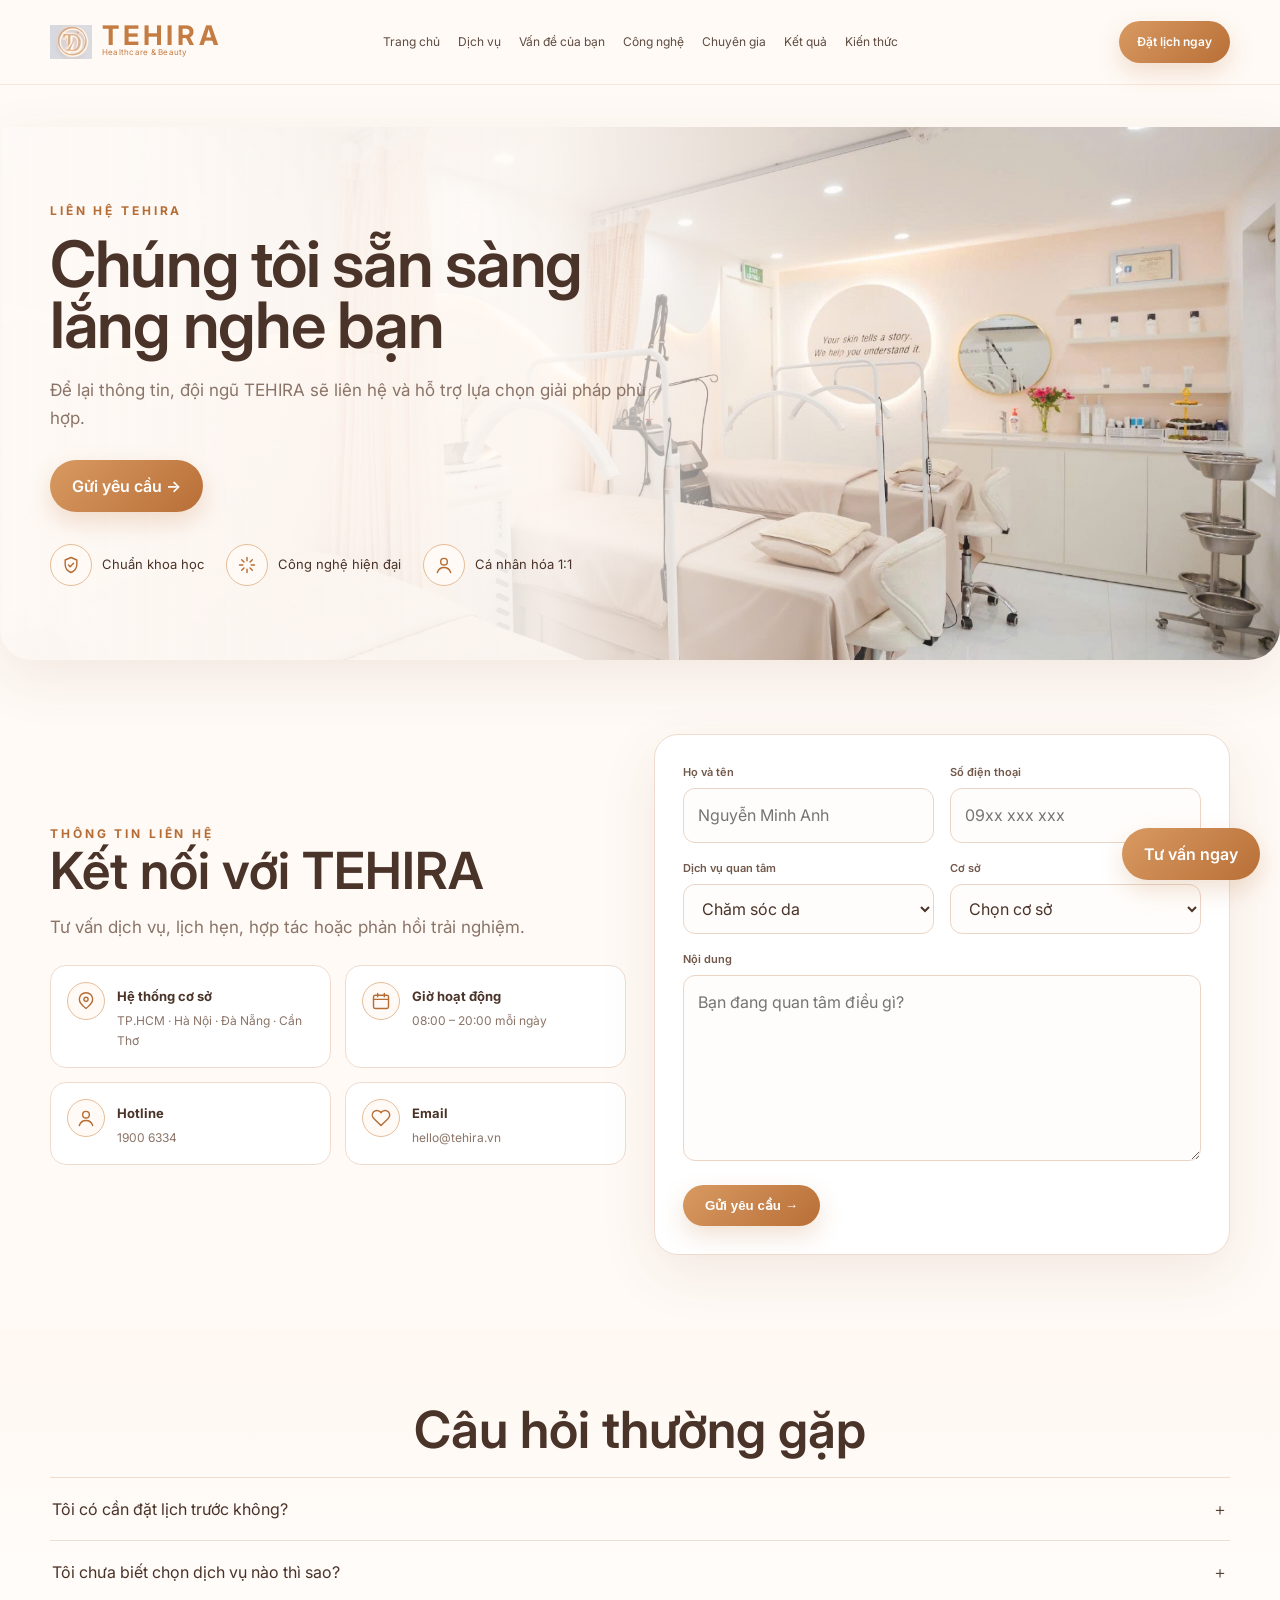
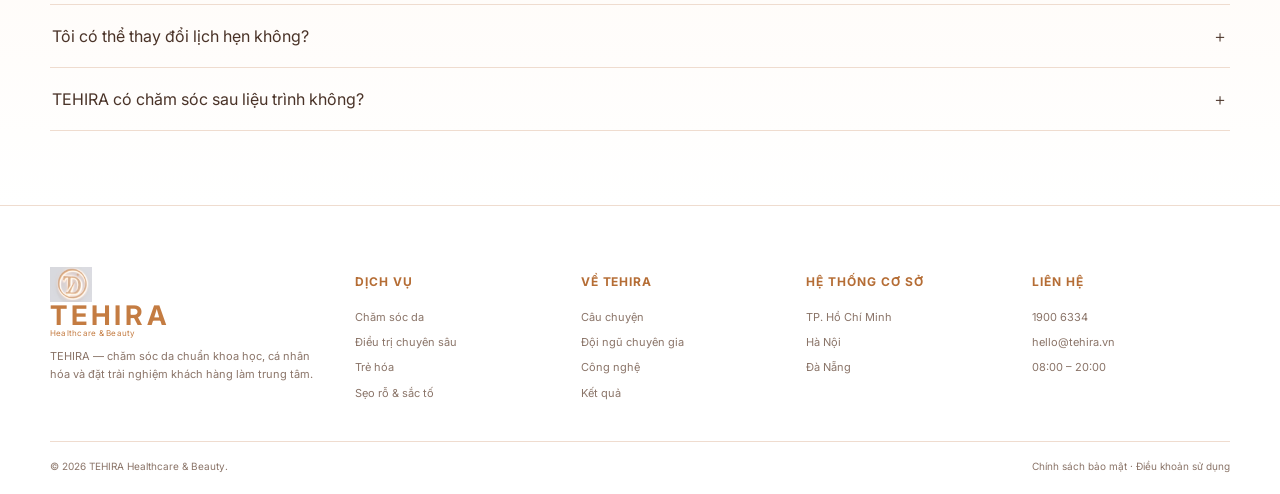
<file: lien-he.html>
<!doctype html><html lang="vi"><head><meta charset="utf-8"><meta name="viewport" content="width=device-width,initial-scale=1"><meta name="theme-color" content="#fffaf6"><title>Liên hệ | TEHIRA</title><meta name="description" content="TEHIRA Healthcare & Beauty — trải nghiệm spa và chăm sóc da cao cấp."><link rel="stylesheet" href="assets/styles.css"></head><body><header class="header"><div class="container nav"><a class="brand" href="index.html"><img src="assets/tehira-mark.png" alt="TEHIRA"><div><div class="brand-name">TEHIRA</div><div class="brand-sub">Healthcare & Beauty</div></div></a><nav class="navlinks"><a href="index.html">Trang chủ</a><a href="dich-vu.html">Dịch vụ</a><a href="van-de-cua-ban.html">Vấn đề của bạn</a><a href="cong-nghe.html">Công nghệ</a><a href="chuyen-gia.html">Chuyên gia</a><a href="ket-qua.html">Kết quả</a><a href="kien-thuc.html">Kiến thức</a></nav><a class="btn nav-book" href="dat-lich.html">Đặt lịch ngay</a><button class="hamb" aria-label="Menu">☰</button></div></header><section class="page-hero"><div class="page-hero-card"><div class="container"><div class="page-hero-content"><div class="eyebrow">LIÊN HỆ TEHIRA</div><h1 class="display">Chúng tôi sẵn sàng lắng nghe bạn</h1><p class="lead">Để lại thông tin, đội ngũ TEHIRA sẽ liên hệ và hỗ trợ lựa chọn giải pháp phù hợp.</p><div class="hero-actions"><a class="btn" href="#contact">Gửi yêu cầu →</a></div><div class="hero-points"><div class="mini-point"><span class="icon"><svg viewBox="0 0 24 24" fill="none" stroke="currentColor" stroke-width="1.7" stroke-linecap="round" stroke-linejoin="round"><path d="M12 3 5 6v5c0 4.7 2.8 8.1 7 10 4.2-1.9 7-5.3 7-10V6l-7-3Z"/><path d="m9 12 2 2 4-4"/></svg></span>Chuẩn khoa học</div><div class="mini-point"><span class="icon"><svg viewBox="0 0 24 24" fill="none" stroke="currentColor" stroke-width="1.7" stroke-linecap="round" stroke-linejoin="round"><path d="M12 3v4M12 17v4M3 12h4M17 12h4"/><path d="m5.6 5.6 2.8 2.8M15.6 15.6l2.8 2.8M18.4 5.6l-2.8 2.8M8.4 15.6l-2.8 2.8"/></svg></span>Công nghệ hiện đại</div><div class="mini-point"><span class="icon"><svg viewBox="0 0 24 24" fill="none" stroke="currentColor" stroke-width="1.7" stroke-linecap="round" stroke-linejoin="round"><circle cx="12" cy="8" r="4"/><path d="M4 21c1.4-4.2 4-6 8-6s6.6 1.8 8 6"/></svg></span>Cá nhân hóa 1:1</div></div></div></div></div></section><main><section class="section" id="contact"><div class="container split"><div><div class="eyebrow">THÔNG TIN LIÊN HỆ</div><h2 class="h2">Kết nối với TEHIRA</h2><p class="lead">Tư vấn dịch vụ, lịch hẹn, hợp tác hoặc phản hồi trải nghiệm.</p><div class="feature-list"><div class="feature"><span class="icon"><svg viewBox="0 0 24 24" fill="none" stroke="currentColor" stroke-width="1.7" stroke-linecap="round" stroke-linejoin="round"><path d="M20 10c0 5-8 11-8 11S4 15 4 10a8 8 0 1 1 16 0Z"/><circle cx="12" cy="10" r="2.5"/></svg></span><div><strong>Hệ thống cơ sở</strong><p>TP.HCM · Hà Nội · Đà Nẵng · Cần Thơ</p></div></div><div class="feature"><span class="icon"><svg viewBox="0 0 24 24" fill="none" stroke="currentColor" stroke-width="1.7" stroke-linecap="round" stroke-linejoin="round"><rect x="3" y="5" width="18" height="16" rx="2"/><path d="M16 3v4M8 3v4M3 10h18"/></svg></span><div><strong>Giờ hoạt động</strong><p>08:00 – 20:00 mỗi ngày</p></div></div><div class="feature"><span class="icon"><svg viewBox="0 0 24 24" fill="none" stroke="currentColor" stroke-width="1.7" stroke-linecap="round" stroke-linejoin="round"><circle cx="12" cy="8" r="4"/><path d="M4 21c1.4-4.2 4-6 8-6s6.6 1.8 8 6"/></svg></span><div><strong>Hotline</strong><p>1900 6334</p></div></div><div class="feature"><span class="icon"><svg viewBox="0 0 24 24" fill="none" stroke="currentColor" stroke-width="1.7" stroke-linecap="round" stroke-linejoin="round"><path d="M20.8 4.6a5.5 5.5 0 0 0-7.8 0L12 5.6l-1-1a5.5 5.5 0 0 0-7.8 7.8l1 1L12 21l7.8-7.6 1-1a5.5 5.5 0 0 0 0-7.8Z"/></svg></span><div><strong>Email</strong><p>hello@tehira.vn</p></div></div></div></div><form id="contactForm" class="form-shell"><div class="form-grid"><div class="field"><label>Họ và tên</label><input required placeholder="Nguyễn Minh Anh"></div><div class="field"><label>Số điện thoại</label><input required placeholder="09xx xxx xxx"></div><div class="field"><label>Dịch vụ quan tâm</label><select><option>Chăm sóc da</option><option>Điều trị chuyên sâu</option><option>Trẻ hóa</option></select></div><div class="field"><label>Cơ sở</label><select><option>Chọn cơ sở</option><option>TP.HCM</option><option>Hà Nội</option></select></div><div class="field full"><label>Nội dung</label><textarea rows="6" placeholder="Bạn đang quan tâm điều gì?"></textarea></div><div class="field full"><button class="btn" type="submit">Gửi yêu cầu →</button></div></div></form></div></section><section class="section soft"><div class="container"><div class="center"><h2 class="h2">Câu hỏi thường gặp</h2></div><div class="faq" style="margin-top:22px"><div class="faq-item"><button class="faq-q">Tôi có cần đặt lịch trước không?<span>＋</span></button><div class="faq-a">Nên đặt lịch để TEHIRA sắp xếp chuyên gia và phòng dịch vụ phù hợp.</div></div><div class="faq-item"><button class="faq-q">Tôi chưa biết chọn dịch vụ nào thì sao?<span>＋</span></button><div class="faq-a">Bạn có thể đặt lịch tư vấn/soi da trước, chuyên gia sẽ gợi ý lộ trình phù hợp.</div></div><div class="faq-item"><button class="faq-q">Tôi có thể thay đổi lịch hẹn không?<span>＋</span></button><div class="faq-a">Có. Vui lòng liên hệ trước để đội ngũ hỗ trợ điều chỉnh lịch.</div></div><div class="faq-item"><button class="faq-q">TEHIRA có chăm sóc sau liệu trình không?<span>＋</span></button><div class="faq-a">Có. Tùy dịch vụ, đội ngũ sẽ hướng dẫn và theo dõi sau liệu trình.</div></div></div></div></section></main><footer class="footer"><div class="container"><div class="footer-grid"><div><a class="brand" href="index.html"><img src="assets/tehira-mark.png" alt="TEHIRA"><div><div class="brand-name">TEHIRA</div><div class="brand-sub">Healthcare & Beauty</div></div></a><p>TEHIRA — chăm sóc da chuẩn khoa học, cá nhân hóa và đặt trải nghiệm khách hàng làm trung tâm.</p></div><div><h4>Dịch vụ</h4><a href="dich-vu.html">Chăm sóc da</a><a href="dich-vu.html">Điều trị chuyên sâu</a><a href="dich-vu.html">Trẻ hóa</a><a href="dich-vu.html">Sẹo rỗ & sắc tố</a></div><div><h4>Về TEHIRA</h4><a href="ve-tehira.html">Câu chuyện</a><a href="chuyen-gia.html">Đội ngũ chuyên gia</a><a href="cong-nghe.html">Công nghệ</a><a href="ket-qua.html">Kết quả</a></div><div><h4>Hệ thống cơ sở</h4><a href="he-thong-co-so.html">TP. Hồ Chí Minh</a><a href="he-thong-co-so.html">Hà Nội</a><a href="he-thong-co-so.html">Đà Nẵng</a></div><div><h4>Liên hệ</h4><p>1900 6334</p><p>hello@tehira.vn</p><p>08:00 – 20:00</p></div></div><div class="copy"><span>© 2026 TEHIRA Healthcare & Beauty.</span><span>Chính sách bảo mật · Điều khoản sử dụng</span></div></div></footer><a class="floating btn" href="lien-he.html">Tư vấn ngay</a><script src="assets/app.js"></script></body></html>
</file>
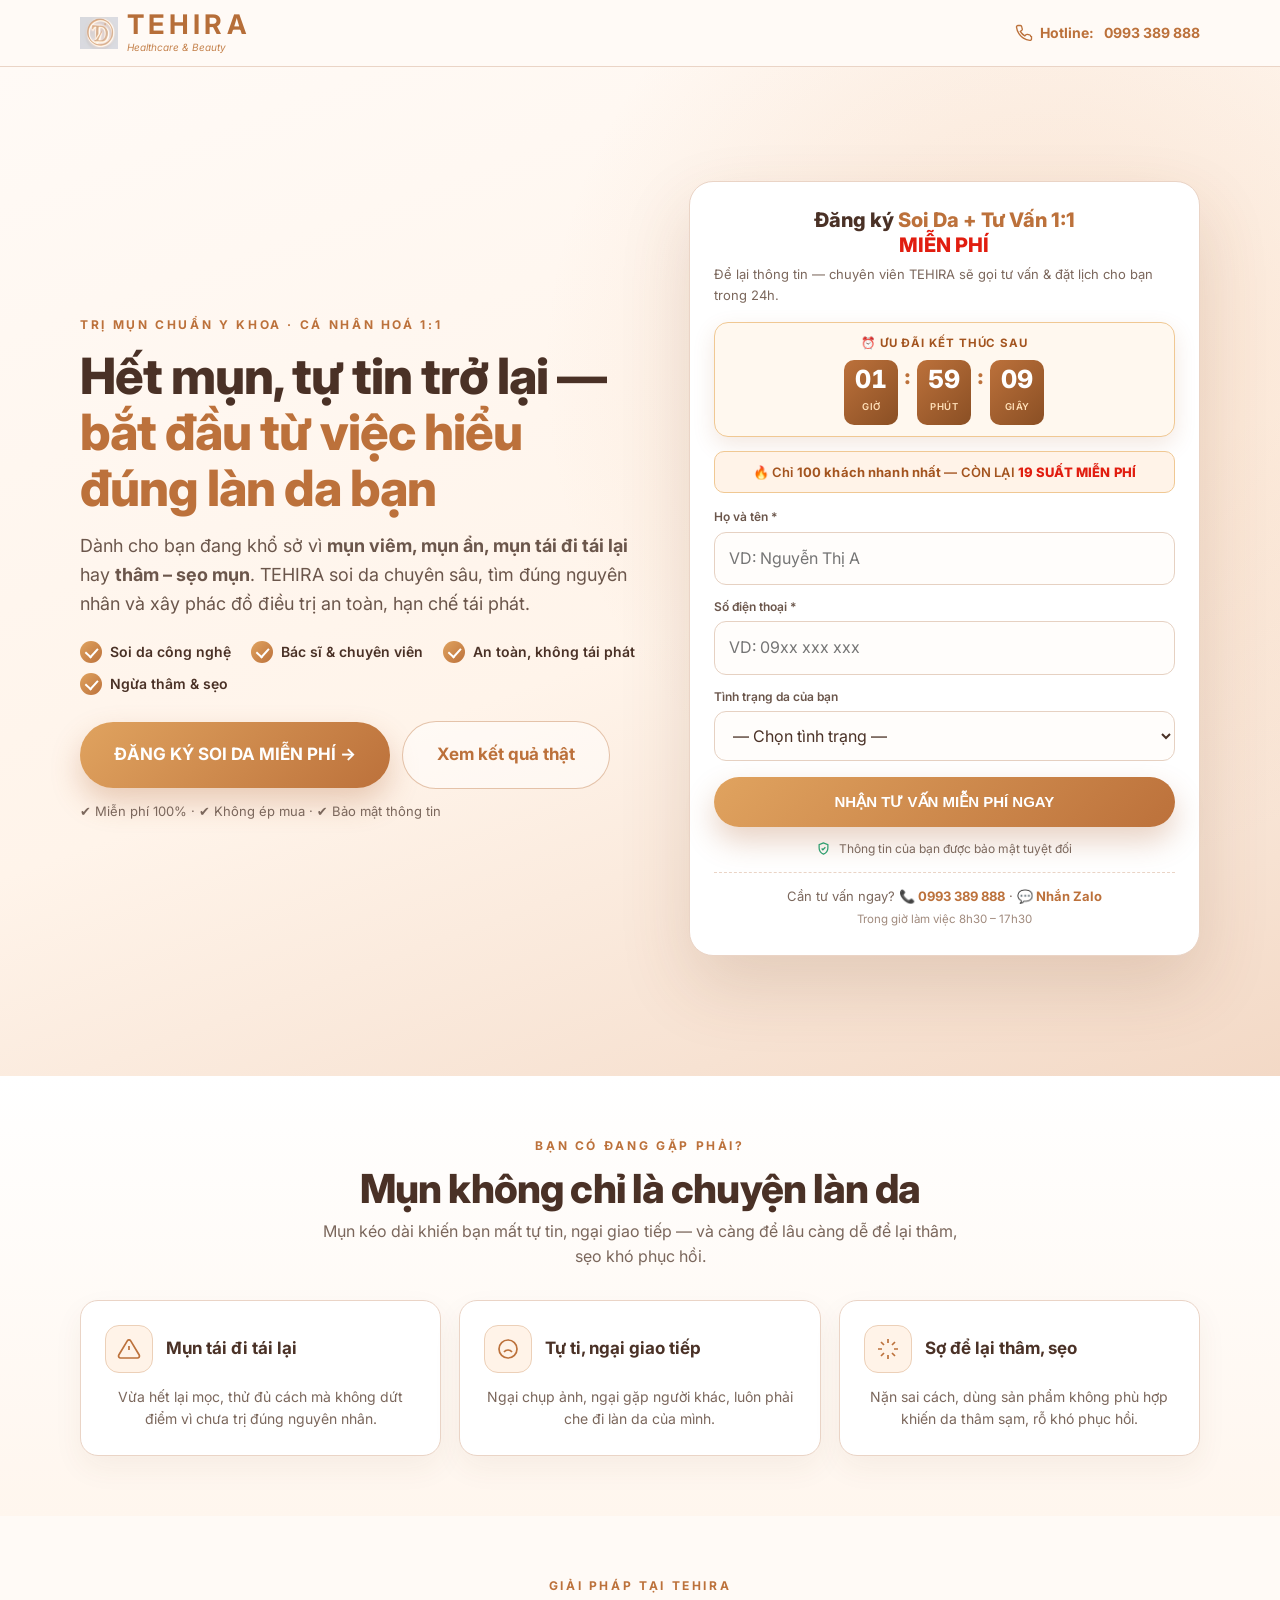
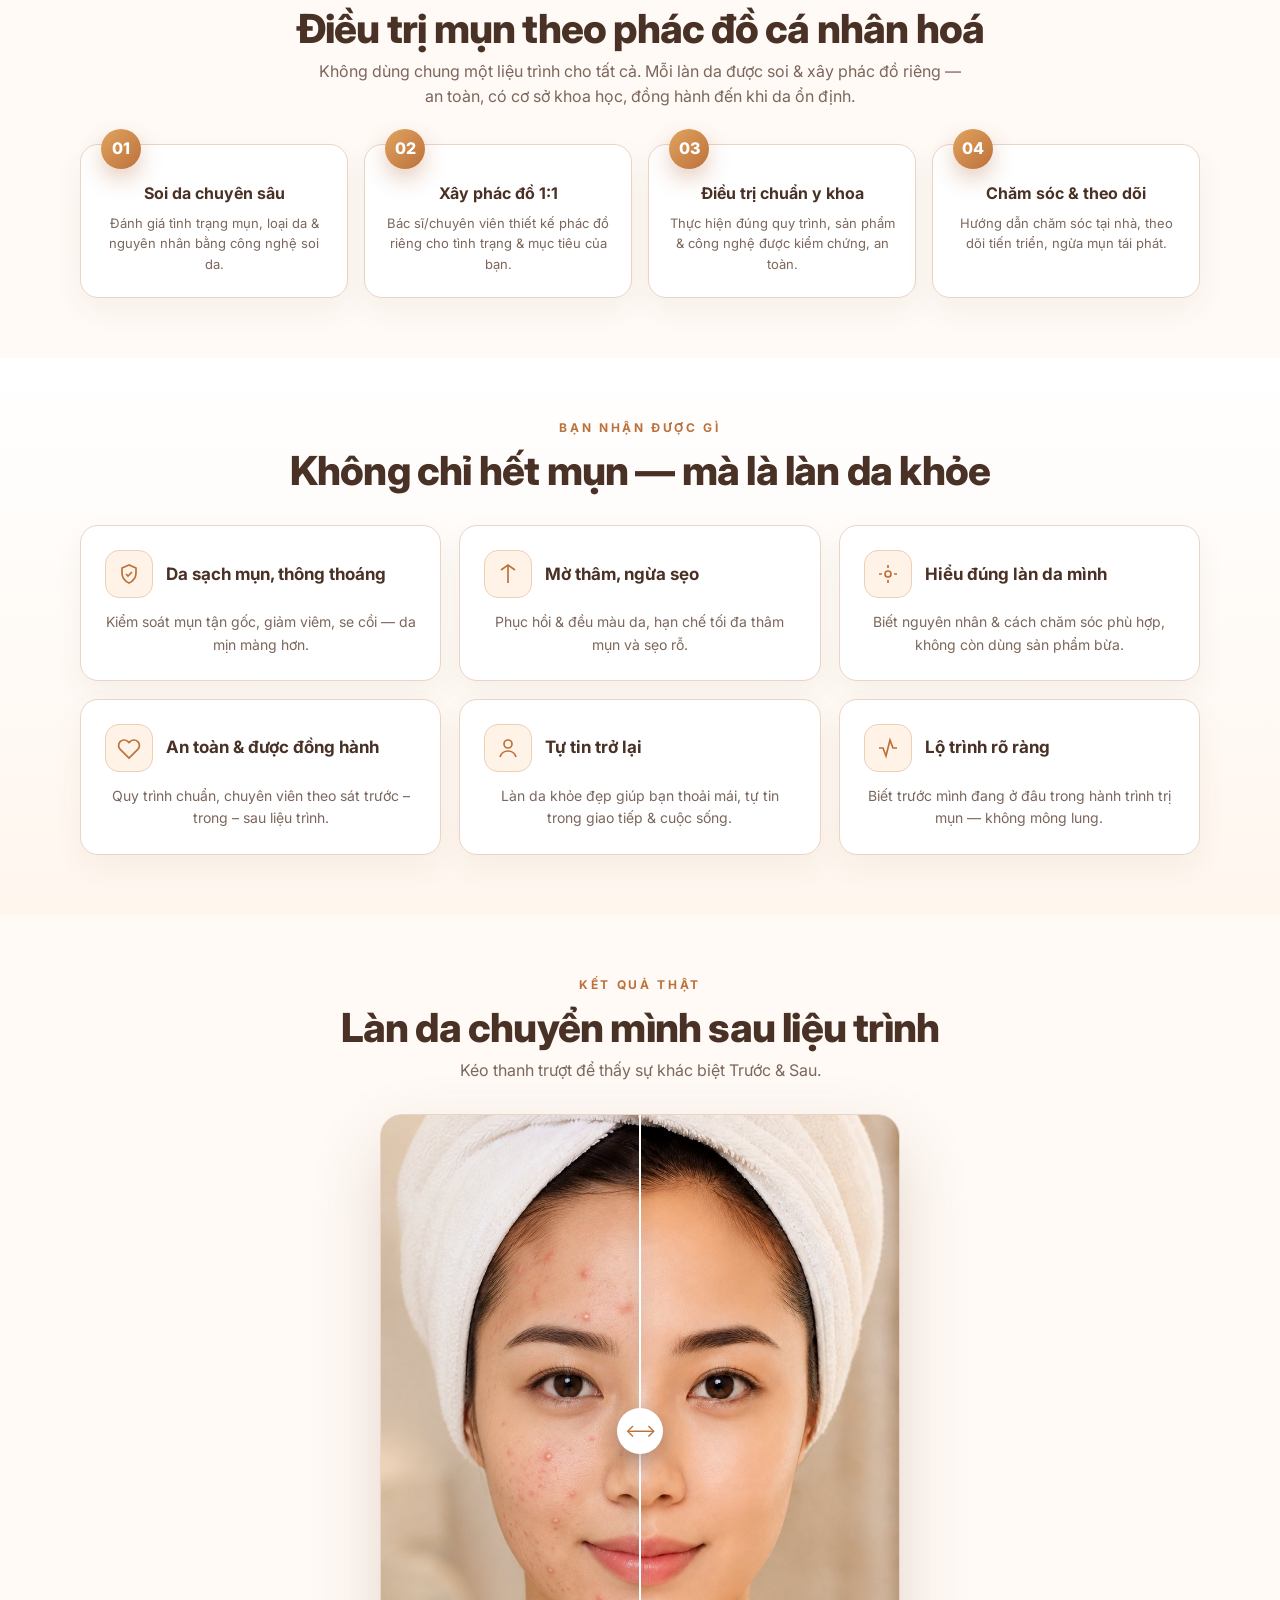
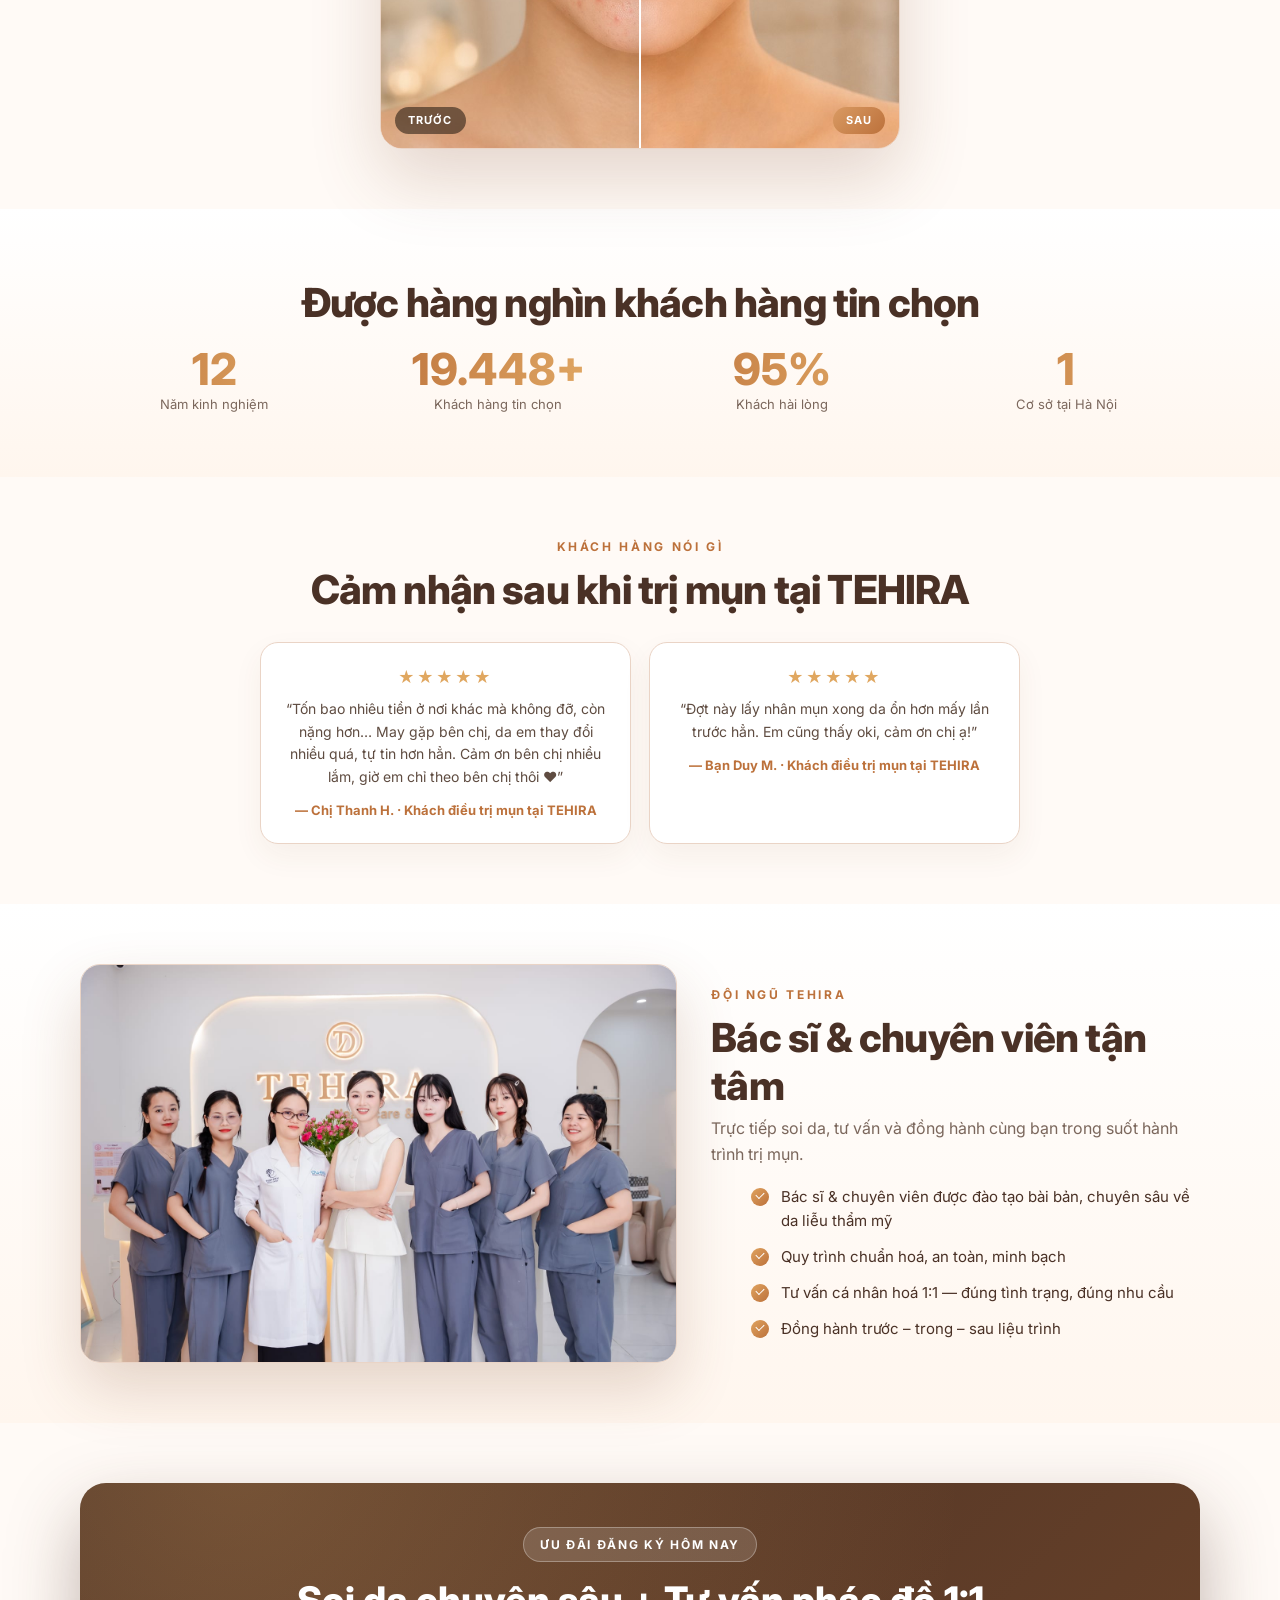
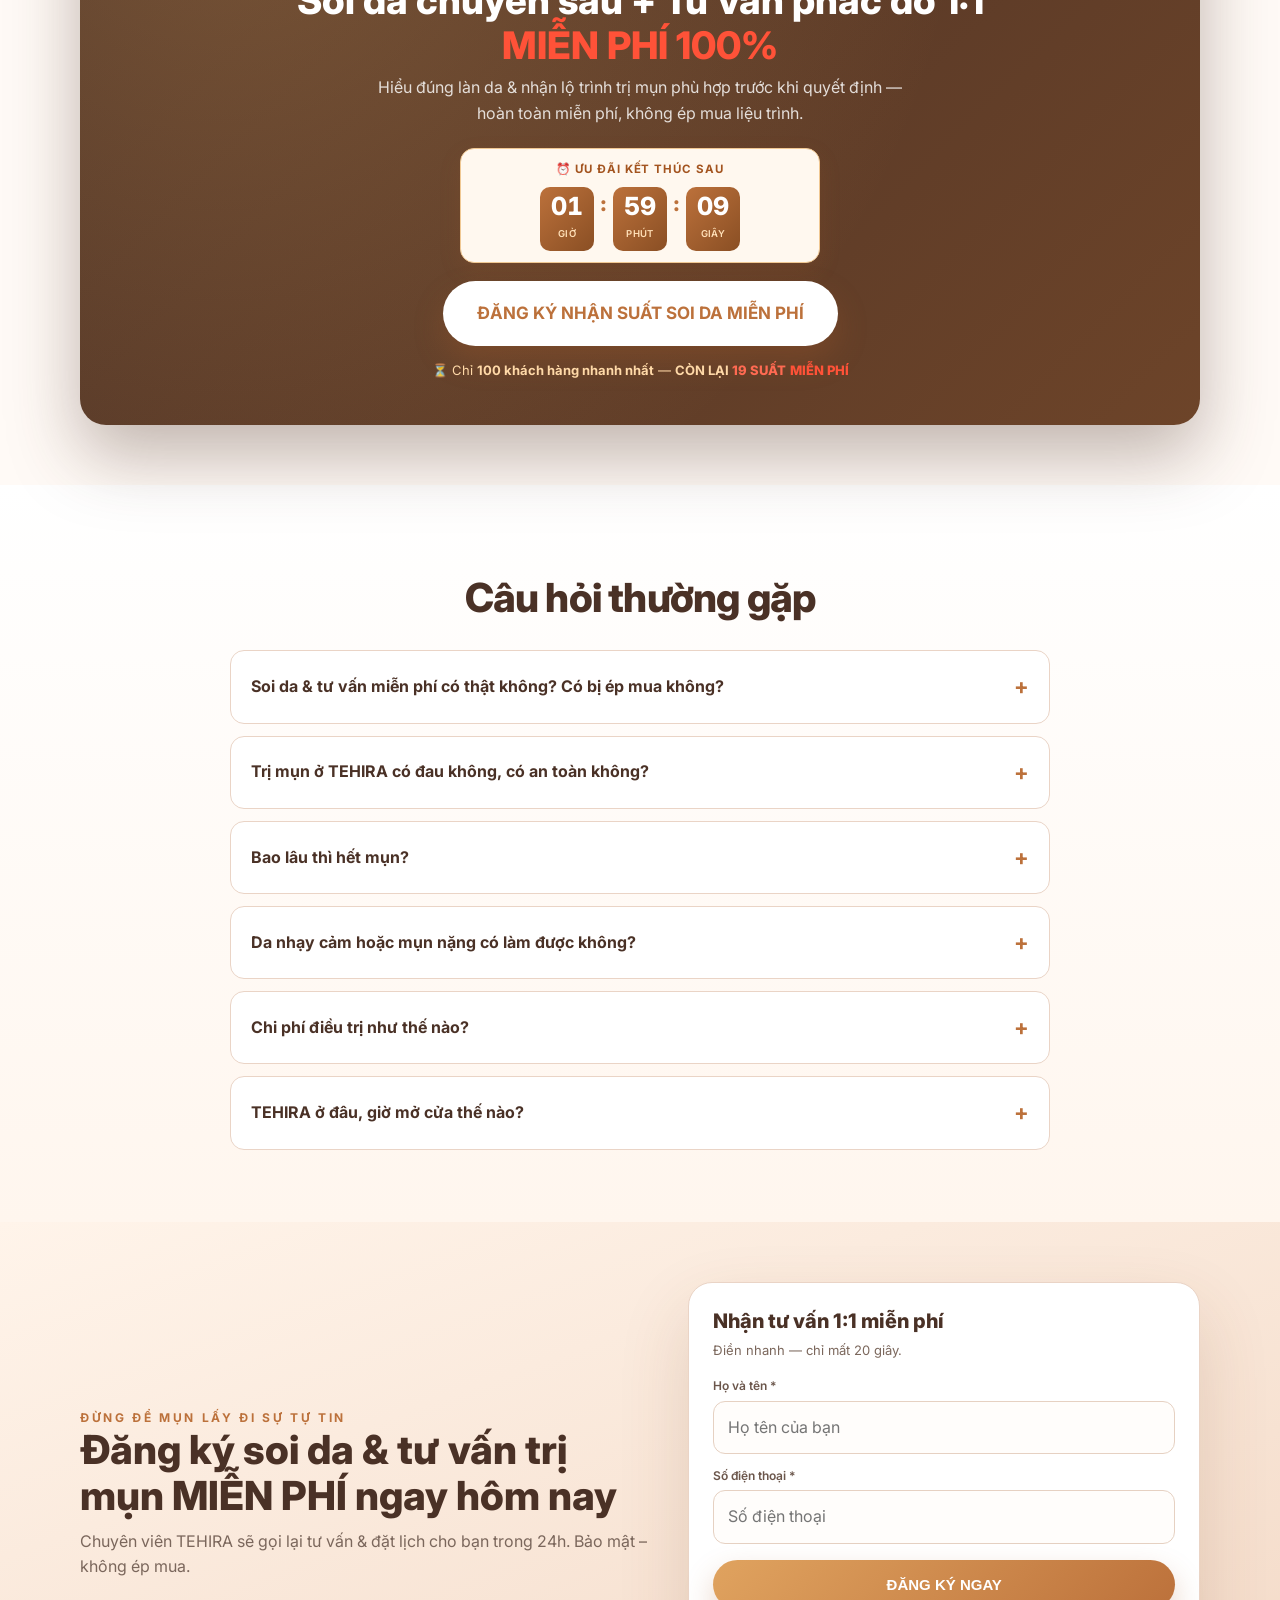
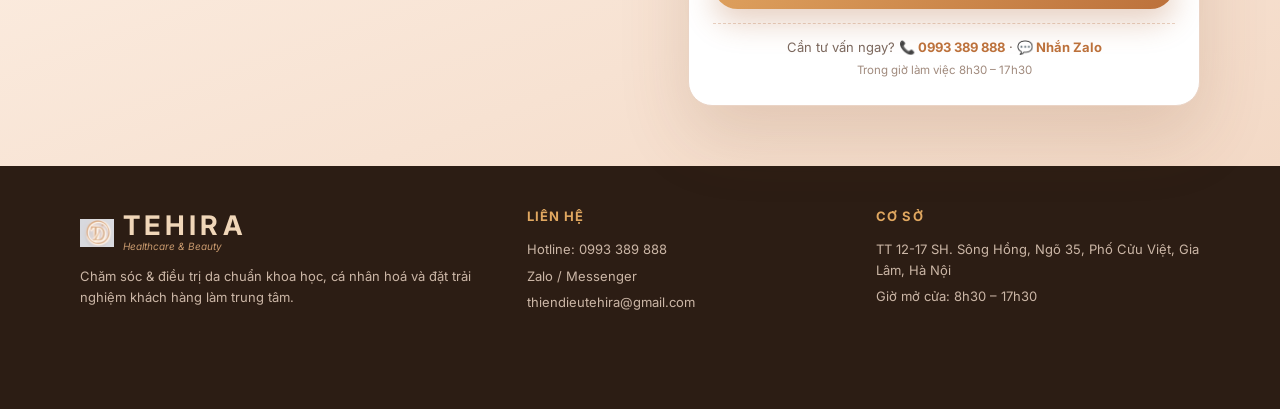
<file: tri-mun.html>
<!doctype html><meta charset="utf-8"><title>TEHIRA</title><meta http-equiv="refresh" content="0; url=/chamsocdamun/"><link rel="canonical" href="/chamsocdamun/"><script>location.replace("/chamsocdamun/")</script><a href="/chamsocdamun/">Chuyển tới trang chăm sóc da mụn</a>
</file>
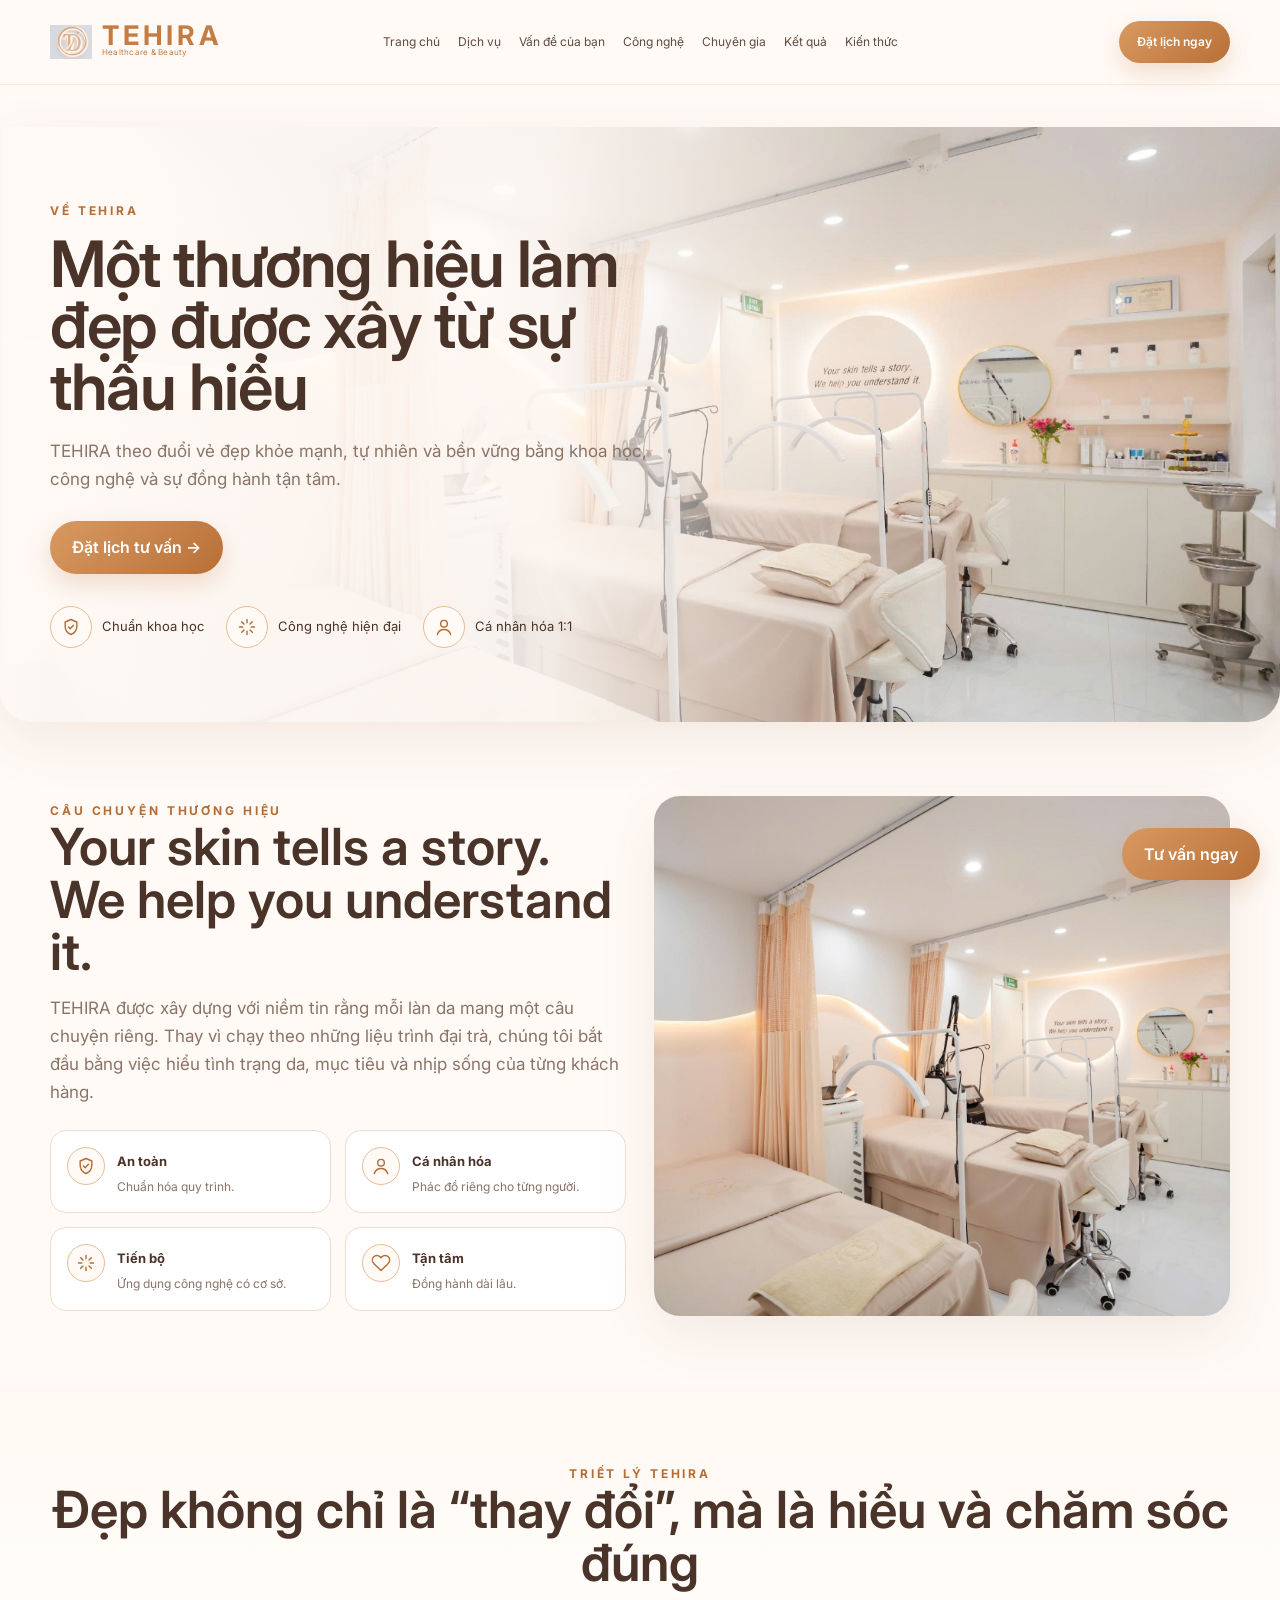
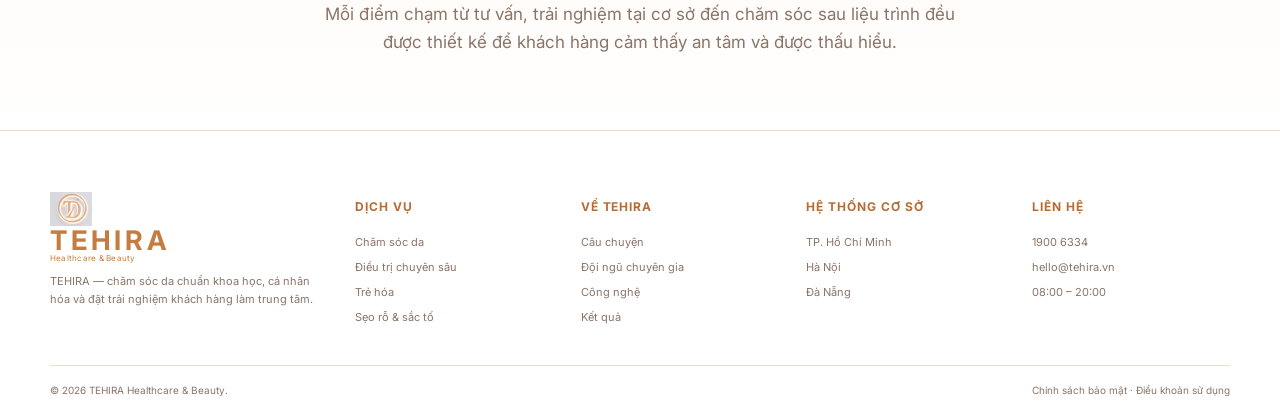
<file: ve-tehira.html>
<!doctype html><html lang="vi"><head><meta charset="utf-8"><meta name="viewport" content="width=device-width,initial-scale=1"><meta name="theme-color" content="#fffaf6"><title>Về TEHIRA | TEHIRA</title><meta name="description" content="TEHIRA Healthcare & Beauty — trải nghiệm spa và chăm sóc da cao cấp."><link rel="stylesheet" href="assets/styles.css"></head><body><header class="header"><div class="container nav"><a class="brand" href="index.html"><img src="assets/tehira-mark.png" alt="TEHIRA"><div><div class="brand-name">TEHIRA</div><div class="brand-sub">Healthcare & Beauty</div></div></a><nav class="navlinks"><a href="index.html">Trang chủ</a><a href="dich-vu.html">Dịch vụ</a><a href="van-de-cua-ban.html">Vấn đề của bạn</a><a href="cong-nghe.html">Công nghệ</a><a href="chuyen-gia.html">Chuyên gia</a><a href="ket-qua.html">Kết quả</a><a href="kien-thuc.html">Kiến thức</a></nav><a class="btn nav-book" href="dat-lich.html">Đặt lịch ngay</a><button class="hamb" aria-label="Menu">☰</button></div></header><section class="page-hero"><div class="page-hero-card"><div class="container"><div class="page-hero-content"><div class="eyebrow">VỀ TEHIRA</div><h1 class="display">Một thương hiệu làm đẹp được xây từ sự thấu hiểu</h1><p class="lead">TEHIRA theo đuổi vẻ đẹp khỏe mạnh, tự nhiên và bền vững bằng khoa học, công nghệ và sự đồng hành tận tâm.</p><div class="hero-actions"><a class="btn" href="dat-lich.html">Đặt lịch tư vấn →</a></div><div class="hero-points"><div class="mini-point"><span class="icon"><svg viewBox="0 0 24 24" fill="none" stroke="currentColor" stroke-width="1.7" stroke-linecap="round" stroke-linejoin="round"><path d="M12 3 5 6v5c0 4.7 2.8 8.1 7 10 4.2-1.9 7-5.3 7-10V6l-7-3Z"/><path d="m9 12 2 2 4-4"/></svg></span>Chuẩn khoa học</div><div class="mini-point"><span class="icon"><svg viewBox="0 0 24 24" fill="none" stroke="currentColor" stroke-width="1.7" stroke-linecap="round" stroke-linejoin="round"><path d="M12 3v4M12 17v4M3 12h4M17 12h4"/><path d="m5.6 5.6 2.8 2.8M15.6 15.6l2.8 2.8M18.4 5.6l-2.8 2.8M8.4 15.6l-2.8 2.8"/></svg></span>Công nghệ hiện đại</div><div class="mini-point"><span class="icon"><svg viewBox="0 0 24 24" fill="none" stroke="currentColor" stroke-width="1.7" stroke-linecap="round" stroke-linejoin="round"><circle cx="12" cy="8" r="4"/><path d="M4 21c1.4-4.2 4-6 8-6s6.6 1.8 8 6"/></svg></span>Cá nhân hóa 1:1</div></div></div></div></div></section><main><section class="section"><div class="container split"><div><div class="eyebrow">CÂU CHUYỆN THƯƠNG HIỆU</div><h2 class="h2">Your skin tells a story. We help you understand it.</h2><p class="lead">TEHIRA được xây dựng với niềm tin rằng mỗi làn da mang một câu chuyện riêng. Thay vì chạy theo những liệu trình đại trà, chúng tôi bắt đầu bằng việc hiểu tình trạng da, mục tiêu và nhịp sống của từng khách hàng.</p><div class="feature-list"><div class="feature"><span class="icon"><svg viewBox="0 0 24 24" fill="none" stroke="currentColor" stroke-width="1.7" stroke-linecap="round" stroke-linejoin="round"><path d="M12 3 5 6v5c0 4.7 2.8 8.1 7 10 4.2-1.9 7-5.3 7-10V6l-7-3Z"/><path d="m9 12 2 2 4-4"/></svg></span><div><strong>An toàn</strong><p>Chuẩn hóa quy trình.</p></div></div><div class="feature"><span class="icon"><svg viewBox="0 0 24 24" fill="none" stroke="currentColor" stroke-width="1.7" stroke-linecap="round" stroke-linejoin="round"><circle cx="12" cy="8" r="4"/><path d="M4 21c1.4-4.2 4-6 8-6s6.6 1.8 8 6"/></svg></span><div><strong>Cá nhân hóa</strong><p>Phác đồ riêng cho từng người.</p></div></div><div class="feature"><span class="icon"><svg viewBox="0 0 24 24" fill="none" stroke="currentColor" stroke-width="1.7" stroke-linecap="round" stroke-linejoin="round"><path d="M12 3v4M12 17v4M3 12h4M17 12h4"/><path d="m5.6 5.6 2.8 2.8M15.6 15.6l2.8 2.8M18.4 5.6l-2.8 2.8M8.4 15.6l-2.8 2.8"/></svg></span><div><strong>Tiến bộ</strong><p>Ứng dụng công nghệ có cơ sở.</p></div></div><div class="feature"><span class="icon"><svg viewBox="0 0 24 24" fill="none" stroke="currentColor" stroke-width="1.7" stroke-linecap="round" stroke-linejoin="round"><path d="M20.8 4.6a5.5 5.5 0 0 0-7.8 0L12 5.6l-1-1a5.5 5.5 0 0 0-7.8 7.8l1 1L12 21l7.8-7.6 1-1a5.5 5.5 0 0 0 0-7.8Z"/></svg></span><div><strong>Tận tâm</strong><p>Đồng hành dài lâu.</p></div></div></div></div><div class="photo" style="height:520px"><img src="assets/tehira-spa.jpg"></div></div></section><section class="section soft"><div class="container center"><div class="eyebrow">TRIẾT LÝ TEHIRA</div><h2 class="h2">Đẹp không chỉ là “thay đổi”, mà là hiểu và chăm sóc đúng</h2><p class="lead" style="margin:0 auto">Mỗi điểm chạm từ tư vấn, trải nghiệm tại cơ sở đến chăm sóc sau liệu trình đều được thiết kế để khách hàng cảm thấy an tâm và được thấu hiểu.</p></div></section></main><footer class="footer"><div class="container"><div class="footer-grid"><div><a class="brand" href="index.html"><img src="assets/tehira-mark.png" alt="TEHIRA"><div><div class="brand-name">TEHIRA</div><div class="brand-sub">Healthcare & Beauty</div></div></a><p>TEHIRA — chăm sóc da chuẩn khoa học, cá nhân hóa và đặt trải nghiệm khách hàng làm trung tâm.</p></div><div><h4>Dịch vụ</h4><a href="dich-vu.html">Chăm sóc da</a><a href="dich-vu.html">Điều trị chuyên sâu</a><a href="dich-vu.html">Trẻ hóa</a><a href="dich-vu.html">Sẹo rỗ & sắc tố</a></div><div><h4>Về TEHIRA</h4><a href="ve-tehira.html">Câu chuyện</a><a href="chuyen-gia.html">Đội ngũ chuyên gia</a><a href="cong-nghe.html">Công nghệ</a><a href="ket-qua.html">Kết quả</a></div><div><h4>Hệ thống cơ sở</h4><a href="he-thong-co-so.html">TP. Hồ Chí Minh</a><a href="he-thong-co-so.html">Hà Nội</a><a href="he-thong-co-so.html">Đà Nẵng</a></div><div><h4>Liên hệ</h4><p>1900 6334</p><p>hello@tehira.vn</p><p>08:00 – 20:00</p></div></div><div class="copy"><span>© 2026 TEHIRA Healthcare & Beauty.</span><span>Chính sách bảo mật · Điều khoản sử dụng</span></div></div></footer><a class="floating btn" href="lien-he.html">Tư vấn ngay</a><script src="assets/app.js"></script></body></html>
</file>
<file: assets/styles.css>
@import url('https://fonts.googleapis.com/css2?family=Inter:ital,wght@0,400;0,500;0,600;0,700;1,400;1,500&display=swap');

:root{
  --ivory:#fffaf6;--white:#fff;--peach-50:#fff4ec;--peach-100:#fbe7d8;--peach-200:#f4cfb5;
  --nude:#e8b88f;--gold:#c9874d;--gold-2:#b56d35;--brown:#4a3328;--muted:#8a7468;
  --line:#efdccf;--shadow:0 18px 55px rgba(124,76,42,.10);--radius:26px;--radius-sm:18px;
}
*{box-sizing:border-box}html{scroll-behavior:smooth}body{margin:0;background:var(--ivory);color:var(--brown);font-family:'Inter',Arial,sans-serif;line-height:1.65}a{color:inherit;text-decoration:none}img{max-width:100%;display:block}.container{width:min(1180px,calc(100% - 40px));margin:auto}.section{padding:74px 0}.section-tight{padding:48px 0}.eyebrow{font-size:12px;letter-spacing:.24em;text-transform:uppercase;color:var(--gold-2);font-weight:700}.display{font-family:'Inter',system-ui,sans-serif;font-size:clamp(42px,5vw,76px);line-height:.96;margin:12px 0 20px;font-weight:600;letter-spacing:-.02em}.h2{font-family:'Inter',system-ui,sans-serif;font-size:clamp(34px,4vw,52px);line-height:1.02;margin:0 0 12px;font-weight:600}.h3{font-family:'Inter',system-ui,sans-serif;font-size:28px;line-height:1.1;margin:0 0 10px}.lead{font-size:17px;color:var(--muted);max-width:660px}.center{text-align:center}.muted{color:var(--muted)}
.header{position:sticky;top:0;z-index:50;background:rgba(255,250,246,.92);backdrop-filter:blur(18px);border-bottom:1px solid rgba(232,184,143,.28)}.nav{height:84px;display:flex;align-items:center;gap:20px;position:relative;justify-content:space-between}.brand{display:flex;align-items:center;gap:10px;min-width:175px}.brand img{width:42px;height:42px;object-fit:contain}.brand-name{font-family:'Inter',system-ui,sans-serif;font-size:27px;letter-spacing:.14em;color:#c47c42;font-weight:700;line-height:.8}.brand-sub{font-size:8px;color:#c47c42;letter-spacing:.03em}.navlinks{display:flex;align-items:center;gap:18px;position:absolute;left:50%;top:50%;transform:translate(-50%,-50%)}.navlinks a{font-size:12px;color:#5f4b41;position:relative;white-space:nowrap}.navlinks a:hover,.navlinks a.active{color:var(--gold-2)}.navlinks a.active:after{content:'';position:absolute;left:0;right:0;bottom:-12px;height:2px;background:var(--gold);border-radius:2px}.btn{display:inline-flex;align-items:center;justify-content:center;gap:9px;border:0;border-radius:999px;padding:13px 22px;background:linear-gradient(135deg,#d89a62,#b86f37);color:#fff;font-weight:600;box-shadow:0 10px 25px rgba(190,117,60,.22);cursor:pointer;transition:.25s}.btn:hover{transform:translateY(-2px);box-shadow:0 14px 32px rgba(190,117,60,.28)}.btn-outline{background:transparent;color:var(--gold-2);border:1px solid #dda778;box-shadow:none}.nav-book{padding:11px 18px;font-size:12px;white-space:nowrap;flex-shrink:0}.hamb{display:none;margin-left:auto;border:0;background:transparent;font-size:26px;color:var(--brown)}
.hero{padding:34px 0 0}.hero-card{min-height:560px;border-radius:0 0 34px 34px;overflow:hidden;position:relative;background:linear-gradient(90deg,rgba(255,250,246,.99) 0%,rgba(255,250,246,.94) 35%,rgba(255,250,246,.1) 68%),url('tehira-spa.jpg') center/cover;box-shadow:var(--shadow)}.hero-content{padding:94px 0 70px;width:50%}.hero-content .display{max-width:640px}.hero-points{display:flex;gap:22px;flex-wrap:wrap;margin-top:32px}.mini-point{display:flex;align-items:center;gap:10px;font-size:13px}.icon{width:42px;height:42px;border:1px solid #e7bd98;border-radius:50%;display:grid;place-items:center;color:var(--gold-2);background:#fffaf6}.icon svg{width:20px;height:20px}.hero-actions{display:flex;gap:12px;margin-top:28px;flex-wrap:wrap}.stats-strip{margin-top:-26px;position:relative;z-index:2}.stats{display:grid;grid-template-columns:repeat(4,1fr);background:#fff;border:1px solid var(--line);border-radius:20px;box-shadow:var(--shadow);overflow:hidden}.stat{padding:22px;text-align:center;border-right:1px solid var(--line)}.stat:last-child{border:0}.stat strong{font-family:'Inter',system-ui,sans-serif;font-size:35px;color:var(--gold-2);display:block;line-height:1}.stat span{font-size:12px;color:var(--muted)}
.grid{display:grid;gap:20px}.grid-3{grid-template-columns:repeat(3,1fr)}.grid-4{grid-template-columns:repeat(4,1fr)}.grid-5{grid-template-columns:repeat(5,1fr)}.card{background:#fff;border:1px solid var(--line);border-radius:var(--radius-sm);overflow:hidden;box-shadow:0 10px 30px rgba(98,68,51,.05)}.card-pad{padding:24px}.card-img{height:210px;object-fit:cover;width:100%}.service-card{transition:.25s}.service-card:hover{transform:translateY(-5px);box-shadow:var(--shadow)}.service-card .card-pad{min-height:160px}.service-card p{font-size:13px;color:var(--muted);margin:0 0 16px}.link{font-size:12px;color:var(--gold-2);font-weight:700;letter-spacing:.04em}.pillbar{display:flex;gap:10px;flex-wrap:wrap;justify-content:center;margin:30px 0}.pill{padding:11px 18px;border:1px solid var(--line);border-radius:999px;background:#fff;color:#6e594d;font-size:13px;cursor:pointer}.pill.active,.pill:hover{background:linear-gradient(135deg,#d89a62,#b86f37);color:#fff;border-color:transparent}.problem-grid{display:grid;grid-template-columns:repeat(8,1fr);gap:12px}.problem{background:#fff;border:1px solid var(--line);border-radius:18px;padding:18px 10px;text-align:center;min-height:130px;display:flex;flex-direction:column;align-items:center;justify-content:center}.problem .icon{width:48px;height:48px;margin-bottom:8px}.problem strong{font-size:12px}.soft{background:linear-gradient(180deg,#fff8f2,#fff)}.band{background:linear-gradient(100deg,#f3d2bb,#fff4e8);border:1px solid #efd4c2;border-radius:24px;padding:34px}.split{display:grid;grid-template-columns:1fr 1fr;gap:28px;align-items:center}.photo{border-radius:26px;overflow:hidden;box-shadow:var(--shadow)}.photo img{width:100%;height:100%;object-fit:cover}.feature-list{display:grid;grid-template-columns:repeat(2,1fr);gap:14px;margin-top:24px}.feature{display:flex;gap:12px;align-items:flex-start;padding:16px;background:#fff;border:1px solid var(--line);border-radius:16px}.feature .icon{flex:0 0 38px;width:38px;height:38px}.feature strong{font-size:13px}.feature p{font-size:12px;color:var(--muted);margin:3px 0 0}.tech-card img{height:260px;object-fit:contain;background:#fff}.tech-card .card-pad{text-align:center}.tech-card ul{text-align:left;padding-left:18px;font-size:12px;color:var(--muted)}
.ba{position:relative;height:310px;overflow:hidden;border-radius:18px;background:#f7ede6}.ba img{width:100%;height:100%;object-fit:cover}.ba .after{position:absolute;inset:0;clip-path:inset(0 0 0 50%)}.ba-line{position:absolute;left:50%;top:0;bottom:0;width:2px;background:#fff;box-shadow:0 0 0 1px rgba(0,0,0,.15)}.tag{position:absolute;top:12px;padding:6px 9px;background:rgba(67,45,35,.78);color:#fff;border-radius:8px;font-size:10px}.tag.before{left:12px}.tag.after-tag{right:12px;background:var(--gold)}.rating{font-family:'Inter',system-ui,sans-serif;font-size:60px;color:var(--gold-2)}.stars{color:#db8b3e;letter-spacing:4px}.testimonial{padding:20px;background:#fff;border:1px solid var(--line);border-radius:18px}.avatar{width:42px;height:42px;border-radius:50%;object-fit:cover}.person{display:flex;align-items:center;gap:11px}.person strong{font-size:12px}.person span{font-size:10px;color:var(--muted);display:block}.expert img{height:320px;object-fit:cover;background:#f6ede6}.expert .card-pad{text-align:center}.expert .role{color:var(--gold-2);font-size:11px;font-weight:700;letter-spacing:.08em}.expert p{font-size:12px;color:var(--muted)}
.form-shell{background:#fff;border:1px solid var(--line);border-radius:24px;padding:28px;box-shadow:var(--shadow)}.form-grid{display:grid;grid-template-columns:repeat(2,1fr);gap:16px}.field label{display:block;font-size:11px;font-weight:600;color:#71584a;margin:0 0 7px}.field input,.field select,.field textarea{width:100%;border:1px solid #ead5c7;background:#fffdfb;padding:13px 14px;border-radius:12px;font:inherit;color:var(--brown);outline:none}.field input:focus,.field select:focus,.field textarea:focus{border-color:#d7955d;box-shadow:0 0 0 3px rgba(215,149,93,.12)}.field.full{grid-column:1/-1}.quiz{display:grid;grid-template-columns:repeat(5,1fr);gap:14px}.quiz-step{background:#fff;border:1px solid var(--line);border-radius:16px;padding:18px}.quiz-step h4{font-size:12px;margin:0 0 12px}.check{display:block;font-size:11px;margin:8px 0;color:var(--muted)}.check input{accent-color:var(--gold)}.stepper{display:flex;justify-content:space-between;gap:10px;margin:16px 0 30px}.step{flex:1;text-align:center;position:relative;font-size:11px;color:var(--muted)}.step:before{content:attr(data-n);display:grid;place-items:center;width:36px;height:36px;border-radius:50%;border:1px solid var(--line);background:#fff;margin:0 auto 8px;color:var(--muted)}.step.active:before{background:var(--gold);color:#fff;border-color:var(--gold)}.step:not(:last-child):after{content:'';position:absolute;top:18px;left:calc(50% + 24px);right:calc(-50% + 24px);border-top:1px dashed #dfb897}.booking-layout{display:grid;grid-template-columns:1.5fr .72fr;gap:24px}.summary{position:sticky;top:110px}.slot-grid{display:grid;grid-template-columns:repeat(4,1fr);gap:10px}.slot{padding:11px;border:1px solid var(--line);border-radius:10px;background:#fff;cursor:pointer;text-align:center;font-size:12px}.slot.selected{background:#f4d3bb;border-color:#d58e55;color:#7b4520}.calendar{display:grid;grid-template-columns:repeat(7,1fr);gap:8px}.day{text-align:center;padding:8px 4px;border-radius:10px;font-size:11px}.day.selected{background:var(--gold);color:#fff}.map-box{min-height:380px;border-radius:22px;background:linear-gradient(135deg,#edf3ee,#dfe8ef);position:relative;overflow:hidden;border:1px solid #d8e1df}.map-box:before,.map-box:after{content:'';position:absolute;inset:-20%;background:repeating-linear-gradient(23deg,transparent 0 44px,rgba(141,163,160,.18) 45px 47px);transform:rotate(7deg)}.pin{position:absolute;width:38px;height:38px;border-radius:50% 50% 50% 0;background:var(--gold);transform:rotate(-45deg);display:grid;place-items:center;color:#fff;box-shadow:0 8px 20px rgba(180,105,53,.3);z-index:2}.pin span{transform:rotate(45deg);font-size:10px;font-weight:700}.pin.p1{left:28%;top:28%}.pin.p2{left:52%;top:48%}.pin.p3{left:68%;top:30%}.pin.p4{left:40%;top:68%}.branch img{height:170px;object-fit:cover}.branch .card-pad{padding:18px}.branch p{font-size:11px;color:var(--muted);margin:5px 0}.table{width:100%;border-collapse:separate;border-spacing:0;border:1px solid var(--line);border-radius:16px;overflow:hidden;background:#fff}.table th,.table td{padding:13px;border-bottom:1px solid var(--line);font-size:12px;text-align:left}.table th{background:#f7dec9;color:#6d4933}.table tr:last-child td{border-bottom:0}.article img{height:200px;object-fit:cover}.article .meta{font-size:10px;color:var(--gold-2);font-weight:700;letter-spacing:.08em}.article p{font-size:12px;color:var(--muted)}.faq{border-top:1px solid var(--line)}.faq-item{border-bottom:1px solid var(--line)}.faq-q{width:100%;background:transparent;border:0;padding:18px 2px;text-align:left;font:inherit;color:var(--brown);display:flex;justify-content:space-between;cursor:pointer}.faq-a{display:none;padding:0 0 18px;color:var(--muted);font-size:13px}.faq-item.open .faq-a{display:block}.newsletter{display:flex;align-items:center;justify-content:space-between;gap:24px}.newsletter form{display:flex;gap:10px;min-width:420px}.newsletter input{flex:1;border:1px solid var(--line);border-radius:999px;padding:13px 18px;background:#fff}.floating{position:fixed;right:20px;bottom:20px;z-index:60}.footer{background:#fff;border-top:1px solid var(--line);padding:50px 0 20px}.footer-grid{display:grid;grid-template-columns:1.4fr repeat(4,1fr);gap:28px}.footer h4{font-size:12px;color:var(--gold-2);text-transform:uppercase;letter-spacing:.08em}.footer a,.footer p{display:block;font-size:11px;color:var(--muted);margin:7px 0}.copy{border-top:1px solid var(--line);margin-top:32px;padding-top:16px;font-size:10px;color:var(--muted);display:flex;justify-content:space-between;gap:20px}.page-hero{padding:42px 0 0}.page-hero-card{border-radius:0 0 32px 32px;overflow:hidden;min-height:420px;background:linear-gradient(90deg,rgba(255,250,246,.99),rgba(255,250,246,.88) 43%,rgba(255,250,246,.08) 70%),url('tehira-spa.jpg') center/cover;box-shadow:var(--shadow)}.page-hero-content{padding:74px 0;width:52%}.page-hero .display{font-size:clamp(42px,5vw,68px)}.chips{display:flex;gap:8px;flex-wrap:wrap}.chip{padding:8px 12px;border-radius:999px;background:#fff;border:1px solid var(--line);font-size:11px;color:var(--muted)}.price{font-family:'Inter',system-ui,sans-serif;color:var(--gold-2);font-size:28px;font-weight:700}.hide{display:none!important}
@media(max-width:1050px){.navlinks{display:none}.hamb{display:block}.nav.open .navlinks{display:flex;position:absolute;top:84px;left:20px;right:20px;transform:none;flex-direction:column;align-items:stretch;background:#fff;padding:20px;border:1px solid var(--line);border-radius:18px;box-shadow:var(--shadow)}.nav.open .navlinks a{padding:9px}.nav-book{display:none}.hero-content,.page-hero-content{width:62%}.grid-5{grid-template-columns:repeat(3,1fr)}.problem-grid{grid-template-columns:repeat(4,1fr)}.quiz{grid-template-columns:1fr 1fr}.booking-layout{grid-template-columns:1fr}.summary{position:static}.footer-grid{grid-template-columns:1.5fr 1fr 1fr}.footer-grid>div:nth-child(n+4){display:none}}
@media(max-width:760px){.container{width:min(100% - 26px,1180px)}.section{padding:52px 0}.hero-card,.page-hero-card{background:linear-gradient(180deg,rgba(255,250,246,.98) 0 54%,rgba(255,250,246,.14) 82%),url('tehira-spa.jpg') 64% center/cover;min-height:700px}.hero-content,.page-hero-content{width:100%;padding:55px 0}.display{font-size:50px}.hero-points{gap:14px}.stats{grid-template-columns:1fr 1fr}.stat:nth-child(2){border-right:0}.stat:nth-child(-n+2){border-bottom:1px solid var(--line)}.grid-3,.grid-4,.grid-5,.split,.form-grid,.feature-list{grid-template-columns:1fr}.problem-grid{grid-template-columns:repeat(2,1fr)}.quiz{grid-template-columns:1fr}.booking-layout{grid-template-columns:1fr}.slot-grid{grid-template-columns:repeat(3,1fr)}.newsletter{flex-direction:column;align-items:stretch}.newsletter form{min-width:0;flex-direction:column}.footer-grid{grid-template-columns:1fr 1fr}.footer-grid>div:first-child{grid-column:1/-1}.copy{flex-direction:column}.section-title-row{align-items:flex-start!important;flex-direction:column}.floating .btn{padding:12px 16px}.brand{min-width:auto}.brand-name{font-size:22px}.brand img{width:36px;height:36px}.nav{height:72px}.nav.open .navlinks{top:72px}.page-hero{padding-top:20px}}
</file>
